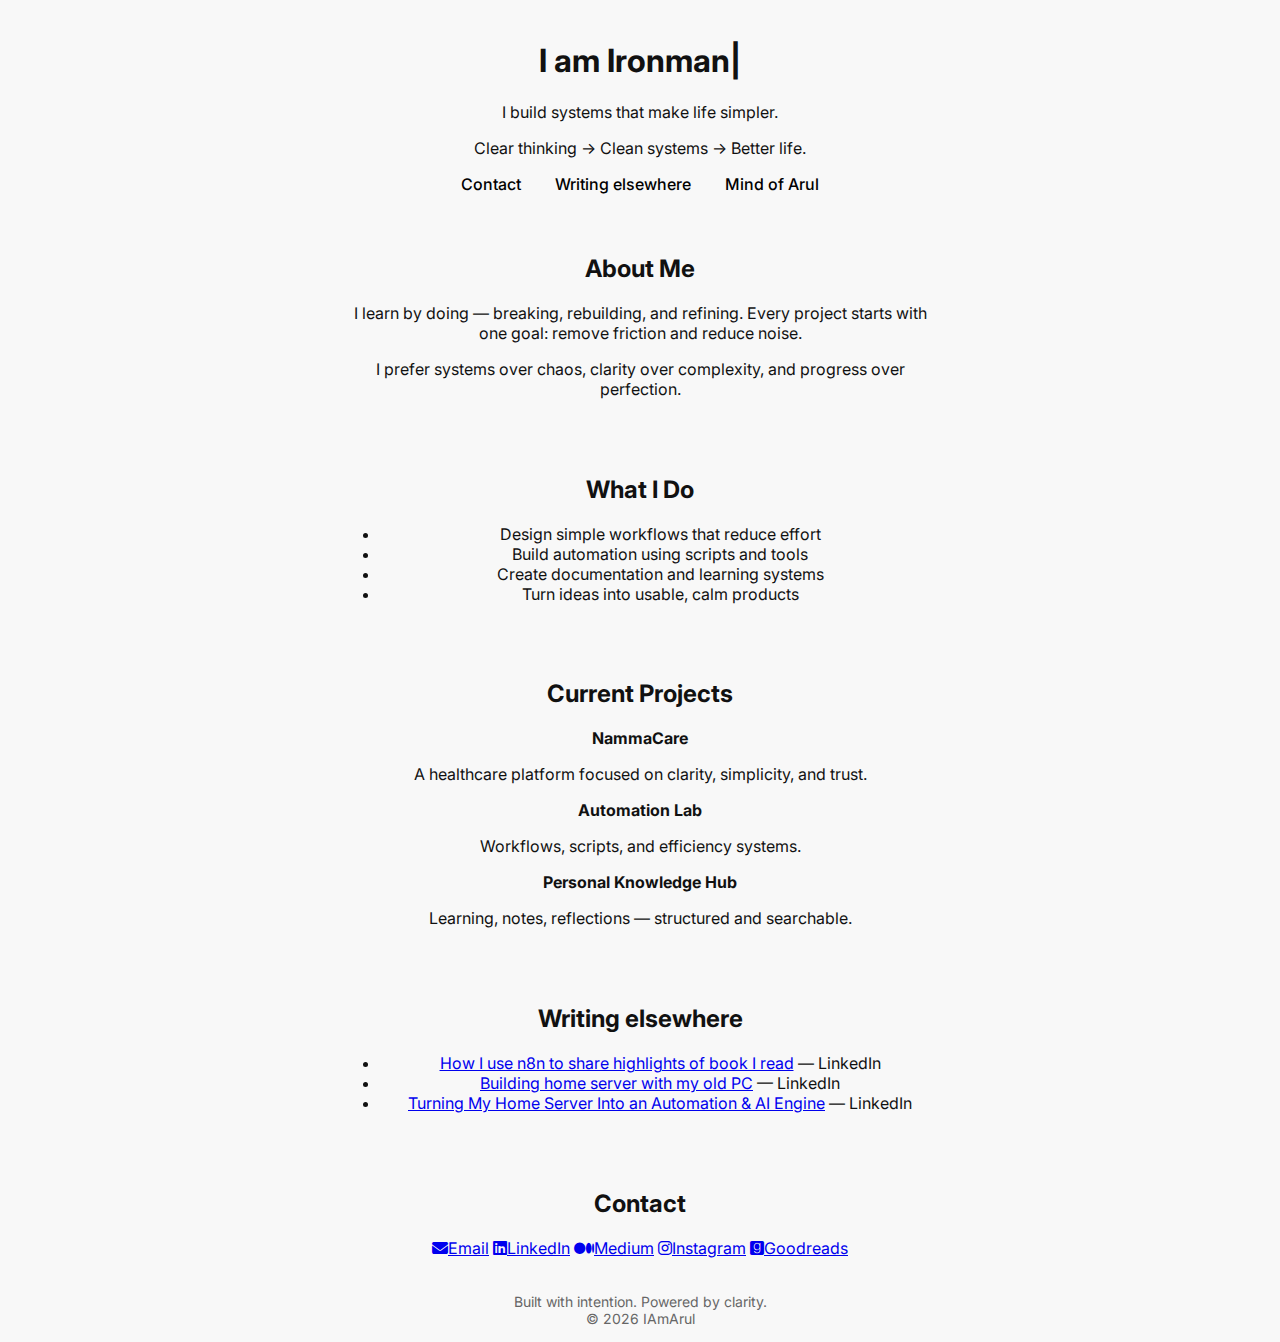
<file: index.html>
<!DOCTYPE html>
<html lang="en">
<head>
  <meta charset="UTF-8" />
  <meta name="viewport" content="width=device-width, initial-scale=1.0" />
  <title>IAmArul</title>

  <!-- Font -->
  <link rel="preconnect" href="https://fonts.googleapis.com">
  <link rel="preconnect" href="https://fonts.gstatic.com" crossorigin>
  <link href="https://fonts.googleapis.com/css2?family=Inter:wght@300;400;500;600;700&display=swap" rel="stylesheet">

  <!-- Icons -->
  <link rel="stylesheet" href="https://cdnjs.cloudflare.com/ajax/libs/font-awesome/6.5.0/css/all.min.css"/>

  <link rel="stylesheet" href="style.css" />
</head>

<body>

<!-- HERO -->
<section class="hero">
  <div class="container">
    <h1>
       <span id="typed-text"></span><span class="cursor">|</span>
    </h1>

    <p>I build systems that make life simpler.</p>
    <p>Clear thinking → Clean systems → Better life.</p>

    <div class="links">
      <a href="#contact">Contact</a>
      <a href="#writing">Writing elsewhere</a>
      <a href="/mind/">Mind of Arul</a>
    </div>
  </div>
</section>

<!-- ABOUT -->
<section class="white fade">
  <div class="container">
    <h2>About Me</h2>
    <p>
      I learn by doing — breaking, rebuilding, and refining.
      Every project starts with one goal: remove friction and reduce noise.
    </p>
    <p>
      I prefer systems over chaos, clarity over complexity,
      and progress over perfection.
    </p>
  </div>
</section>

<!-- WHAT I DO -->
<section class="white fade">
  <div class="container">
    <h2>What I Do</h2>
    <ul>
      <li>Design simple workflows that reduce effort</li>
      <li>Build automation using scripts and tools</li>
      <li>Create documentation and learning systems</li>
      <li>Turn ideas into usable, calm products</li>
    </ul>
  </div>
</section>

<!-- PROJECTS -->
<section class="projects fade">
  <div class="container">
    <h2>Current Projects</h2>

    <div class="card">
      <strong>NammaCare</strong>
      <p>A healthcare platform focused on clarity, simplicity, and trust.</p>
    </div>

    <div class="card">
      <strong>Automation Lab</strong>
      <p>Workflows, scripts, and efficiency systems.</p>
    </div>

    <div class="card">
      <strong>Personal Knowledge Hub</strong>
      <p>Learning, notes, reflections — structured and searchable.</p>
    </div>
  </div>
</section>

<!-- WRITING ELSEWHERE -->
<section id="writing" class="white fade">
  <div class="container">
    <h2>Writing elsewhere</h2>

    <ul class="external-writing">
      <li>
        <a href="www.linkedin.com/pulse/curious-mind-simple-workflow-daily-learning-habit-arul-rajan-5k2vc" target="_blank">How I use n8n to share highlights of book I read</a>
        <span>— LinkedIn</span>
      </li>
      <li>
        <a href="https://www.linkedin.com/pulse/reimagining-2009-pc-birth-home-server-part-1-arul-rajan-qe0sc" target="_blank">Building home server with my old PC</a>
        <span>— LinkedIn</span>
      </li>
      <li>
        <a href="https://www.linkedin.com/pulse/part-2-turning-my-home-server-automation-ai-engine-arul-rajan-i8knc" target="_blank">Turning My Home Server Into an Automation & AI Engine</a>
        <span>— LinkedIn</span>
      </li>
    </ul>
  </div>
</section>

<!-- CONTACT -->
<section id="contact" class="contact fade">
  <div class="container">
    <h2>Contact</h2>

    <div class="contact-links">
      <a href="mailto:arulrajan22@gmail.com"><i class="fa-solid fa-envelope"></i>Email</a>
      <a href="https://linkedin.com/in/arulrajan08" target="_blank"><i class="fa-brands fa-linkedin"></i>LinkedIn</a>
      <a href="https://medium.com/@arul08" target="_blank"><i class="fa-brands fa-medium"></i>Medium</a>
      <a href="https://www.instagram.com/_aruuulllll/" target="_blank"><i class="fa-brands fa-instagram"></i>Instagram</a>
      <a href="https://www.goodreads.com/arul08" target="_blank"><i class="fa-brands fa-goodreads"></i>Goodreads</a>
    </div>
  </div>
</section>

<!-- FOOTER -->
<footer>
  Built with intention. Powered by clarity.<br />
  © 2026 IAmArul
</footer>

<script src="script.js"></script>
</body>
</html>
</file>
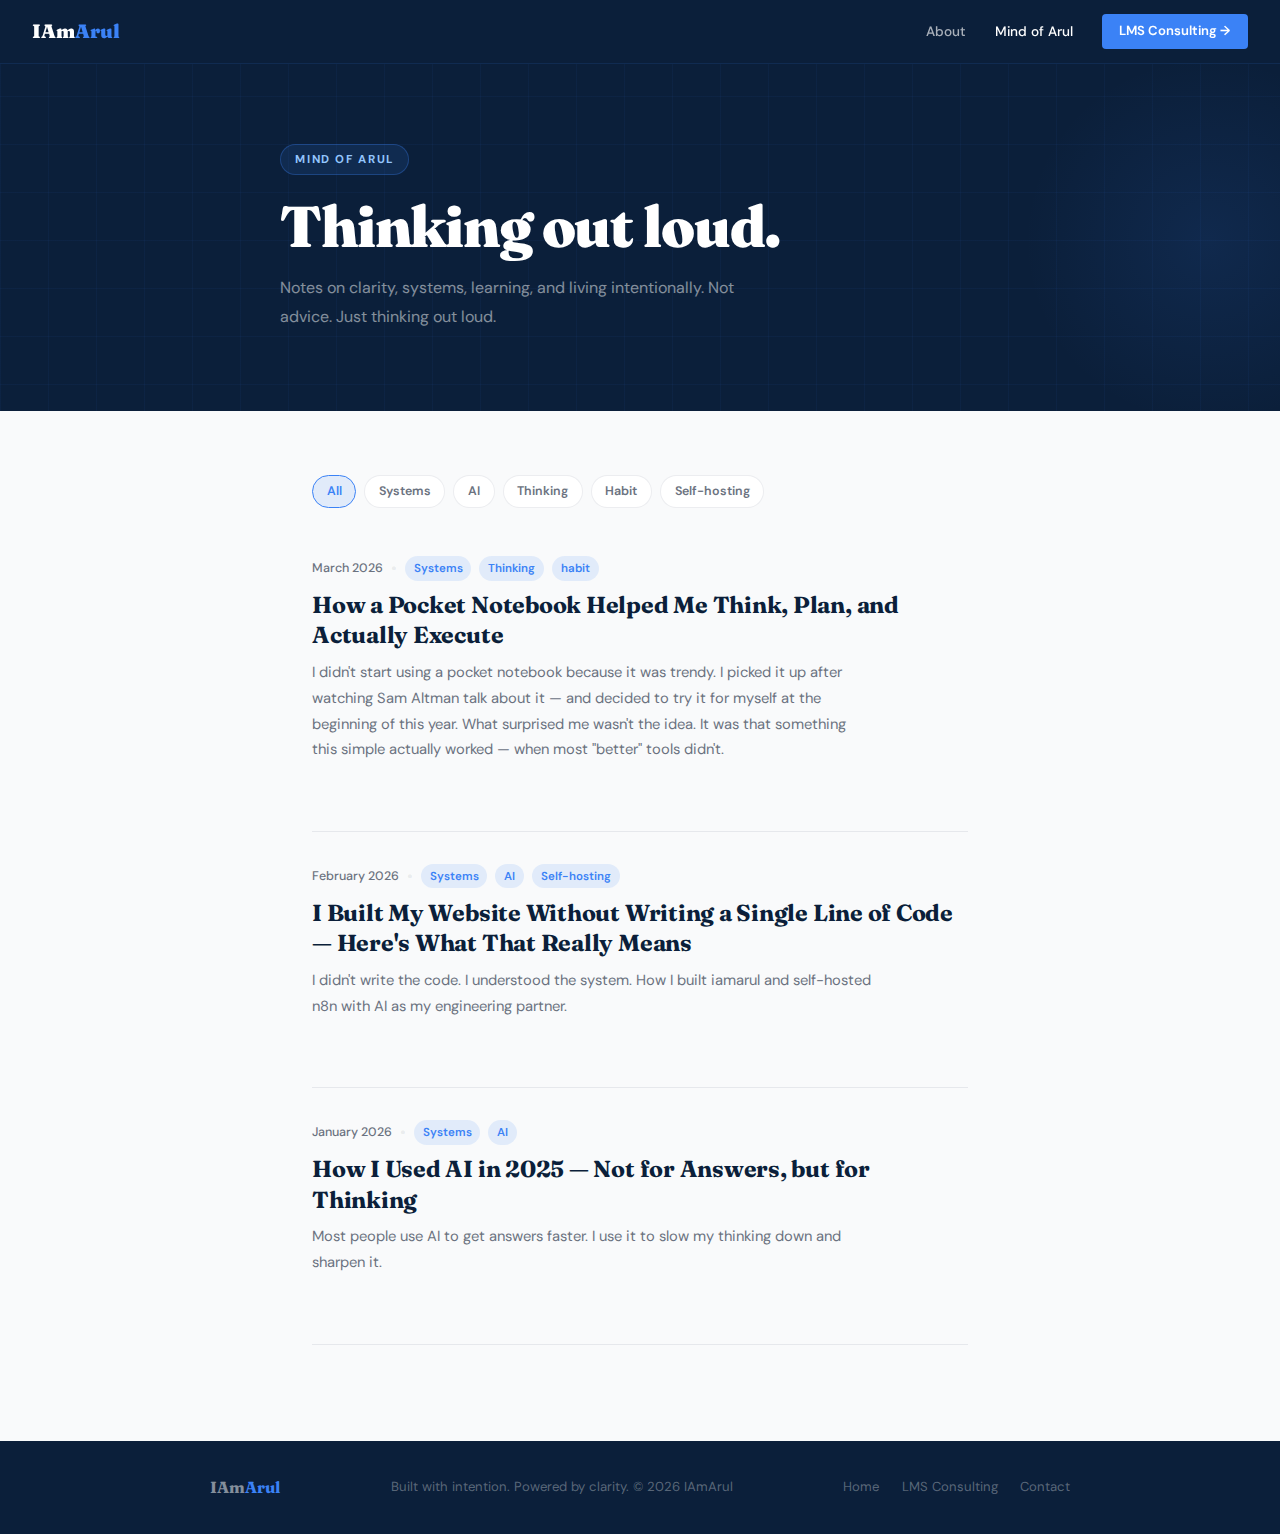
<file: mind/index.html>
<!DOCTYPE html>
<html lang="en">
<head>
  <meta charset="UTF-8" />
  <meta name="viewport" content="width=device-width, initial-scale=1.0" />
  <title>Mind of Arul — Notes on clarity, systems, and living intentionally</title>
  <meta name="description" content="Notes on clarity, systems, learning, and living intentionally. Not advice. Just thinking out loud." />
  <link rel="preconnect" href="https://fonts.googleapis.com">
  <link rel="preconnect" href="https://fonts.gstatic.com" crossorigin>
  <link href="https://fonts.googleapis.com/css2?family=Fraunces:ital,opsz,wght@0,9..144,700;0,9..144,900;1,9..144,300&family=DM+Sans:wght@300;400;500;600&display=swap" rel="stylesheet">
  <link rel="stylesheet" href="https://cdnjs.cloudflare.com/ajax/libs/font-awesome/6.5.0/css/all.min.css"/>
<style>
:root {
  --navy:       #0B1F3A;
  --steel:      #2F4F6F;
  --accent:     #3B82F6;
  --accent-dim: rgba(59,130,246,.12);
  --light:      #F9FAFB;
  --text:       #111827;
  --text-mid:   #374151;
  --text-muted: #6B7280;
  --white:      #ffffff;
  --border:     rgba(11,31,58,.08);
}
*, *::before, *::after { box-sizing: border-box; margin: 0; padding: 0; }
html { scroll-behavior: smooth; }
body { font-family: 'DM Sans', sans-serif; background: var(--light); color: var(--text); line-height: 1.7; overflow-x: hidden; }

/* NAV */
nav {
  position: fixed; top: 0; left: 0; width: 100%; z-index: 100;
  padding: .85rem 2rem;
  display: flex; justify-content: space-between; align-items: center;
  background: rgba(11,31,58,.96); backdrop-filter: blur(12px);
  border-bottom: 1px solid rgba(59,130,246,.12);
  transition: padding .3s;
}
.nav-logo { font-family: 'Fraunces', serif; font-size: 1.2rem; font-weight: 900; color: var(--white); text-decoration: none; }
.nav-logo span { color: var(--accent); }
.nav-links { display: flex; gap: 1.8rem; align-items: center; }
.nav-links a { font-size: .85rem; font-weight: 500; color: rgba(255,255,255,.65); text-decoration: none; transition: color .2s; }
.nav-links a:hover, .nav-links a.active { color: var(--white); }
.nav-cta { background: var(--accent) !important; color: var(--white) !important; padding: .42rem 1.1rem; border-radius: 4px; font-size: .82rem !important; font-weight: 600 !important; }
.nav-cta:hover { background: #2563eb !important; }

/* PAGE HEADER */
.page-header {
  background: var(--navy);
  padding: 9rem 2rem 5rem;
  position: relative; overflow: hidden;
}
.page-header::before {
  content: '';
  position: absolute; inset: 0;
  background-image: linear-gradient(rgba(59,130,246,.05) 1px, transparent 1px), linear-gradient(90deg, rgba(59,130,246,.05) 1px, transparent 1px);
  background-size: 48px 48px; pointer-events: none;
}
.page-header::after {
  content: '';
  position: absolute; top: 10%; right: -10%;
  width: 400px; height: 400px;
  background: radial-gradient(circle, rgba(59,130,246,.1) 0%, transparent 65%);
  pointer-events: none;
}
.page-header-inner { max-width: 720px; margin: 0 auto; position: relative; z-index: 1; animation: fadeUp .8s ease both; }
.page-eyebrow {
  display: inline-block;
  background: rgba(59,130,246,.12); border: 1px solid rgba(59,130,246,.3);
  color: #93c5fd; padding: .3rem .9rem; border-radius: 100px;
  font-size: .72rem; font-weight: 700; letter-spacing: .14em; text-transform: uppercase;
  margin-bottom: 1.2rem;
}
.page-header h1 {
  font-family: 'Fraunces', serif;
  font-size: clamp(2.4rem, 5vw, 3.6rem); font-weight: 900;
  color: var(--white); line-height: 1.1; margin-bottom: 1rem;
  letter-spacing: -.02em;
}
.page-header p { font-size: 1rem; color: rgba(255,255,255,.5); max-width: 460px; line-height: 1.8; }

/* MAIN LAYOUT */
main { max-width: 720px; margin: 0 auto; padding: 4rem 2rem 6rem; }

/* FILTER TAGS */
.filter-bar { display: flex; flex-wrap: wrap; gap: .5rem; margin-bottom: 3rem; }
.filter-tag {
  padding: .3rem .85rem; border-radius: 100px;
  font-size: .78rem; font-weight: 600;
  border: 1.5px solid var(--border);
  color: var(--text-muted); background: var(--white);
  cursor: pointer; transition: all .2s; text-decoration: none;
}
.filter-tag:hover, .filter-tag.active {
  background: var(--accent-dim);
  border-color: var(--accent);
  color: var(--accent);
}

/* ARTICLE LIST */
.article-list { display: flex; flex-direction: column; gap: 0; }

.article-item {
  display: block; text-decoration: none;
  padding: 2rem 0;
  border-bottom: 1px solid var(--border);
  transition: all .2s;
  position: relative;
}
.article-item::before {
  content: '';
  position: absolute; left: -1.5rem; top: 0; bottom: 0;
  width: 2px; background: var(--accent);
  transform: scaleY(0); transform-origin: top;
  transition: transform .25s;
}
.article-item:hover::before { transform: scaleY(1); }
.article-item:first-child { padding-top: 0; }

.article-meta {
  display: flex; align-items: center; gap: .5rem;
  flex-wrap: wrap; margin-bottom: .6rem;
}
.article-date { font-size: .78rem; color: var(--text-muted); font-weight: 500; }
.meta-dot { color: var(--border); font-size: .6rem; }
.article-tag {
  font-size: .72rem; font-weight: 600;
  color: var(--accent);
  background: var(--accent-dim);
  padding: .15rem .55rem; border-radius: 100px;
}

.article-title {
  font-family: 'Fraunces', serif;
  font-size: clamp(1.15rem, 2.5vw, 1.45rem);
  font-weight: 700; color: var(--navy);
  line-height: 1.3; margin-bottom: .6rem;
  letter-spacing: -.01em;
  transition: color .2s;
}
.article-item:hover .article-title { color: var(--accent); }

.article-excerpt {
  font-size: .92rem; color: var(--text-muted);
  line-height: 1.75; max-width: 560px;
}

.article-read-more {
  display: inline-flex; align-items: center; gap: .35rem;
  font-size: .82rem; font-weight: 600; color: var(--accent);
  margin-top: .8rem; opacity: 0; transition: opacity .2s;
}
.article-item:hover .article-read-more { opacity: 1; }

/* EMPTY STATE */
.empty-state {
  text-align: center; padding: 4rem 2rem;
  color: var(--text-muted); font-size: .95rem;
}

/* FOOTER */
footer {
  background: var(--navy); padding: 2rem;
  text-align: center; color: rgba(255,255,255,.32); font-size: .82rem; line-height: 1.8;
}
.footer-inner { display: flex; justify-content: space-between; align-items: center; flex-wrap: wrap; gap: 1rem; max-width: 860px; margin: 0 auto; }
.footer-brand { font-family: 'Fraunces', serif; font-size: 1rem; font-weight: 700; color: rgba(255,255,255,.5); }
.footer-brand span { color: var(--accent); }
.footer-links { display: flex; gap: 1.4rem; }
.footer-links a { color: rgba(255,255,255,.32); text-decoration: none; transition: color .2s; }
.footer-links a:hover { color: #93c5fd; }

@keyframes fadeUp { from { opacity:0; transform:translateY(22px); } to { opacity:1; transform:translateY(0); } }
@media (max-width: 600px) {
  .nav-links .hide-mobile { display: none; }
  .article-item::before { display: none; }
  .footer-links { display: none; }
}
</style>
</head>
<body>

<nav>
  <a href="/" class="nav-logo">IAm<span>Arul</span></a>
  <div class="nav-links">
    <a href="/#about" class="hide-mobile">About</a>
    <a href="/mind/" class="active hide-mobile">Mind of Arul</a>
    <a href="/elearning-consultation.html" class="nav-cta">LMS Consulting →</a>
  </div>
</nav>

<div class="page-header">
  <div class="page-header-inner">
    <div class="page-eyebrow">Mind of Arul</div>
    <h1>Thinking out loud.</h1>
    <p>Notes on clarity, systems, learning, and living intentionally. Not advice. Just thinking out loud.</p>
  </div>
</div>

<main>
  <div class="filter-bar">
    <a href="#" class="filter-tag active" data-filter="all">All</a>
    <a href="#" class="filter-tag" data-filter="Systems">Systems</a>
    <a href="#" class="filter-tag" data-filter="AI">AI</a>
    <a href="#" class="filter-tag" data-filter="Thinking">Thinking</a>
    <a href="#" class="filter-tag" data-filter="habit">Habit</a>
    <a href="#" class="filter-tag" data-filter="Self-hosting">Self-hosting</a>
  </div>

  <div class="article-list" id="article-list">

    <a class="article-item" href="posts/notetaking-habit.html" data-tags="Systems Thinking habit">
      <div class="article-meta">
        <span class="article-date">March 2026</span>
        <span class="meta-dot">●</span>
        <span class="article-tag">Systems</span>
        <span class="article-tag">Thinking</span>
        <span class="article-tag">habit</span>
      </div>
      <div class="article-title">How a Pocket Notebook Helped Me Think, Plan, and Actually Execute</div>
      <div class="article-excerpt">I didn't start using a pocket notebook because it was trendy. I picked it up after watching Sam Altman talk about it — and decided to try it for myself at the beginning of this year. What surprised me wasn't the idea. It was that something this simple actually worked — when most "better" tools didn't.</div>
      <span class="article-read-more">Read article <i class="fa-solid fa-arrow-right"></i></span>
    </a>

    <a class="article-item" href="posts/no-code-website.html" data-tags="Systems AI Self-hosting">
      <div class="article-meta">
        <span class="article-date">February 2026</span>
        <span class="meta-dot">●</span>
        <span class="article-tag">Systems</span>
        <span class="article-tag">AI</span>
        <span class="article-tag">Self-hosting</span>
      </div>
      <div class="article-title">I Built My Website Without Writing a Single Line of Code — Here's What That Really Means</div>
      <div class="article-excerpt">I didn't write the code. I understood the system. How I built iamarul and self-hosted n8n with AI as my engineering partner.</div>
      <span class="article-read-more">Read article <i class="fa-solid fa-arrow-right"></i></span>
    </a>

    <a class="article-item" href="posts/ai-thinking-2025.html" data-tags="Systems AI">
      <div class="article-meta">
        <span class="article-date">January 2026</span>
        <span class="meta-dot">●</span>
        <span class="article-tag">Systems</span>
        <span class="article-tag">AI</span>
      </div>
      <div class="article-title">How I Used AI in 2025 — Not for Answers, but for Thinking</div>
      <div class="article-excerpt">Most people use AI to get answers faster. I use it to slow my thinking down and sharpen it.</div>
      <span class="article-read-more">Read article <i class="fa-solid fa-arrow-right"></i></span>
    </a>

  </div>
</main>

<footer>
  <div class="footer-inner">
    <div class="footer-brand">IAm<span>Arul</span></div>
    <div>Built with intention. Powered by clarity. © 2026 IAmArul</div>
    <div class="footer-links">
      <a href="/">Home</a>
      <a href="/elearning-consultation.html">LMS Consulting</a>
      <a href="/contact.html">Contact</a>
    </div>
  </div>
</footer>

<script>
  /* Nav shrink */
  const nav = document.querySelector('nav');
  window.addEventListener('scroll', () => {
    nav.style.padding = window.scrollY > 60 ? '.6rem 2rem' : '.85rem 2rem';
  }, { passive: true });

  /* Tag filter */
  const filterTags = document.querySelectorAll('.filter-tag');
  const articles = document.querySelectorAll('.article-item');
  filterTags.forEach(tag => {
    tag.addEventListener('click', e => {
      e.preventDefault();
      filterTags.forEach(t => t.classList.remove('active'));
      tag.classList.add('active');
      const filter = tag.dataset.filter;
      articles.forEach(article => {
        const tags = article.dataset.tags || '';
        article.style.display = (filter === 'all' || tags.includes(filter)) ? 'block' : 'none';
      });
    });
  });
</script>
</body>
</html>
</file>
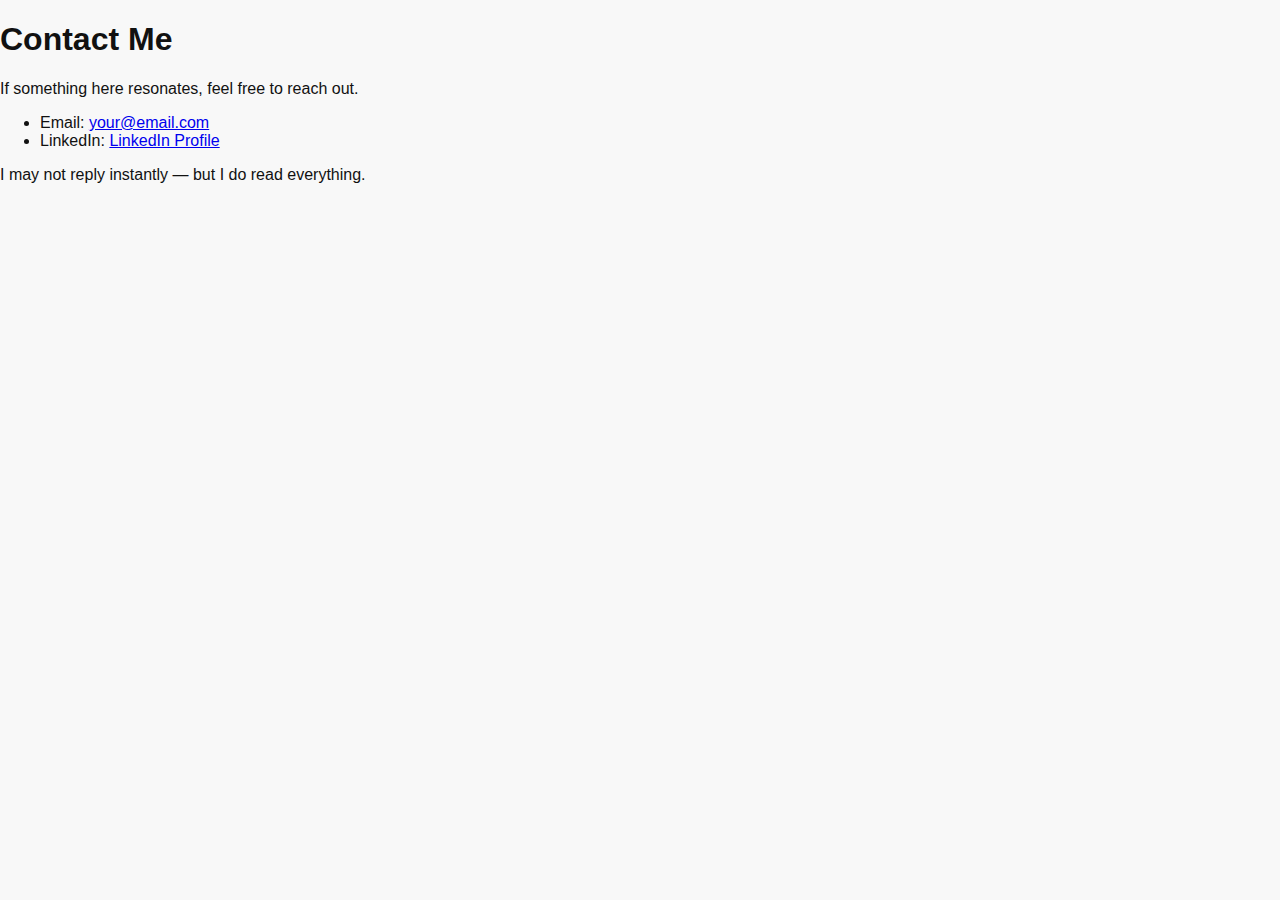
<file: contact.html>
<!DOCTYPE html>
<html lang="en">
<head>
  <meta charset="UTF-8" />
  <meta name="viewport" content="width=device-width, initial-scale=1.0" />
  <title>Contact</title>
  <link rel="stylesheet" href="style.css" />
</head>
<body>

<section class="content">
  <h1>Contact Me</h1>

  <p>
    If something here resonates, feel free to reach out.
  </p>

  <ul>
    <li>Email: <a href="mailto:your@email.com">your@email.com</a></li>
    <li>LinkedIn: <a href="https://linkedin.com/in/yourprofile" target="_blank">LinkedIn Profile</a></li>
  </ul>

  <p>
    I may not reply instantly — but I do read everything.
  </p>
</section>

</body>
</html>
</file>
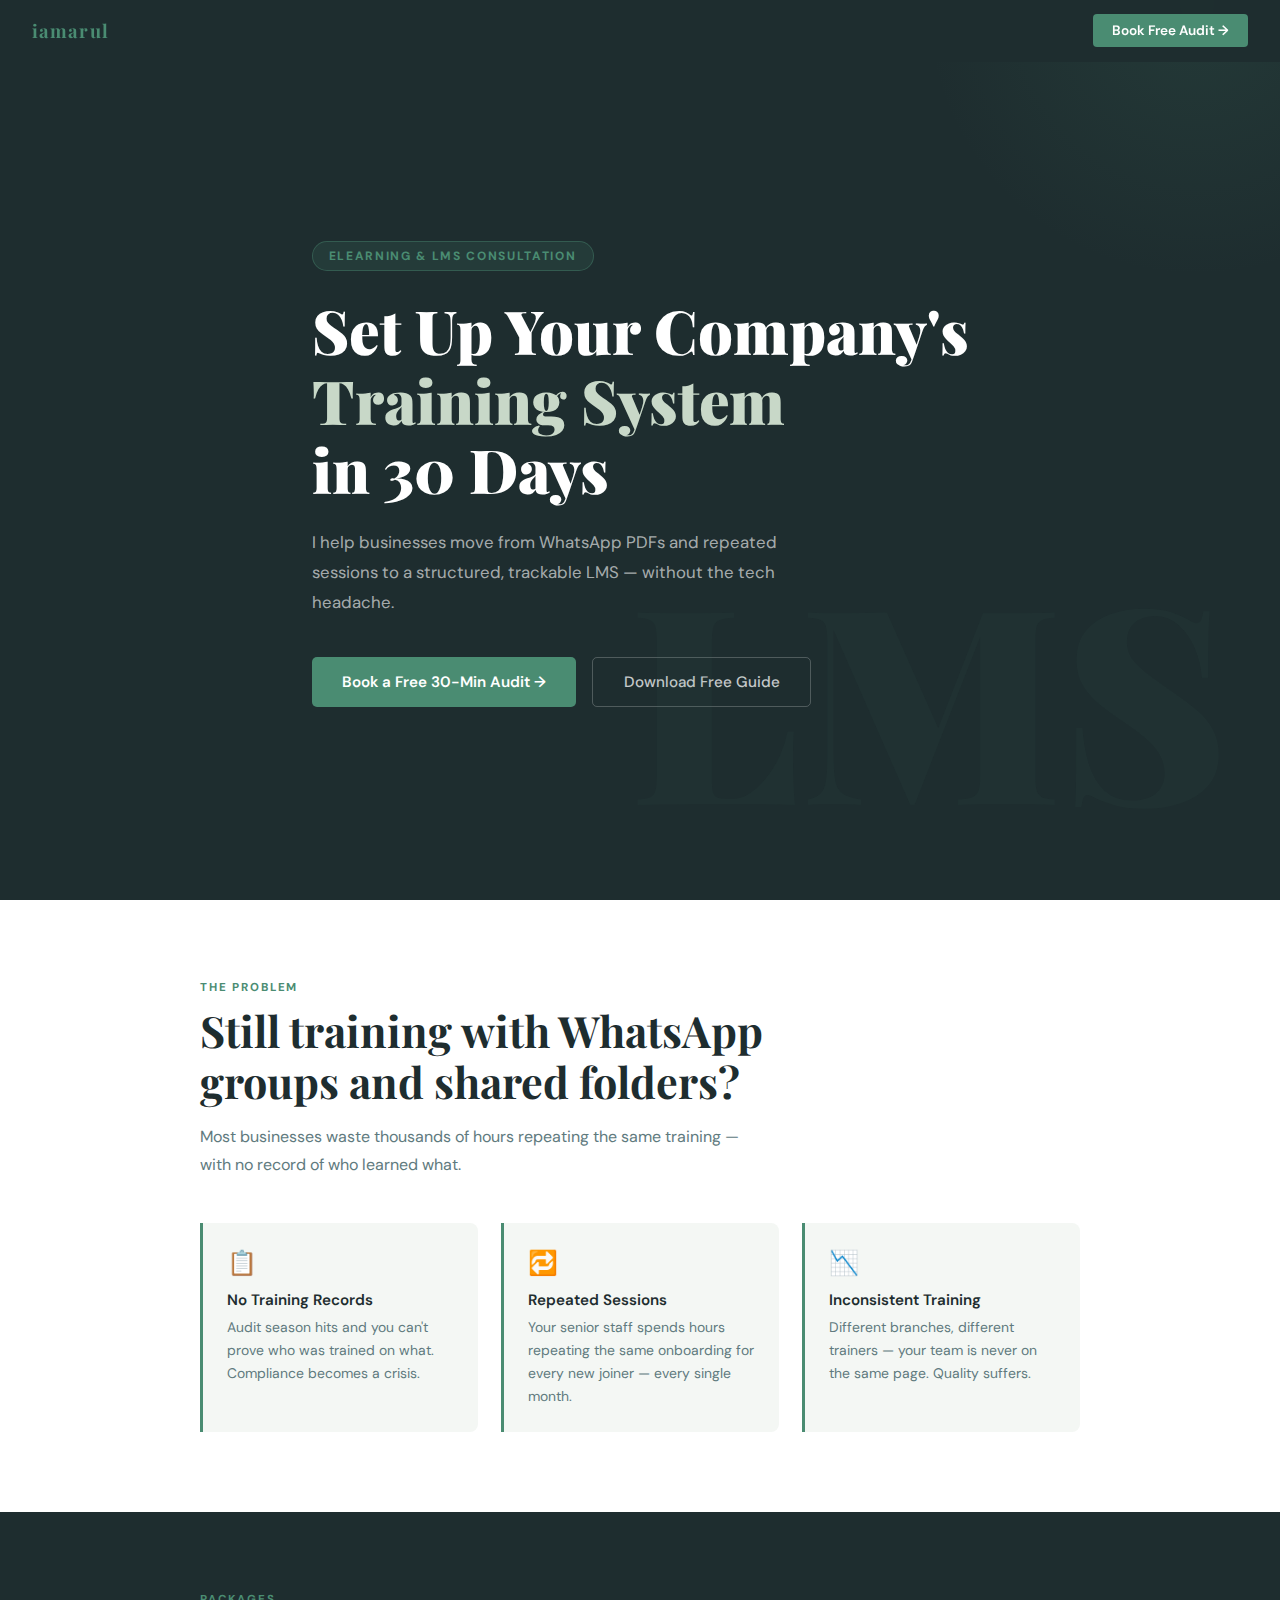
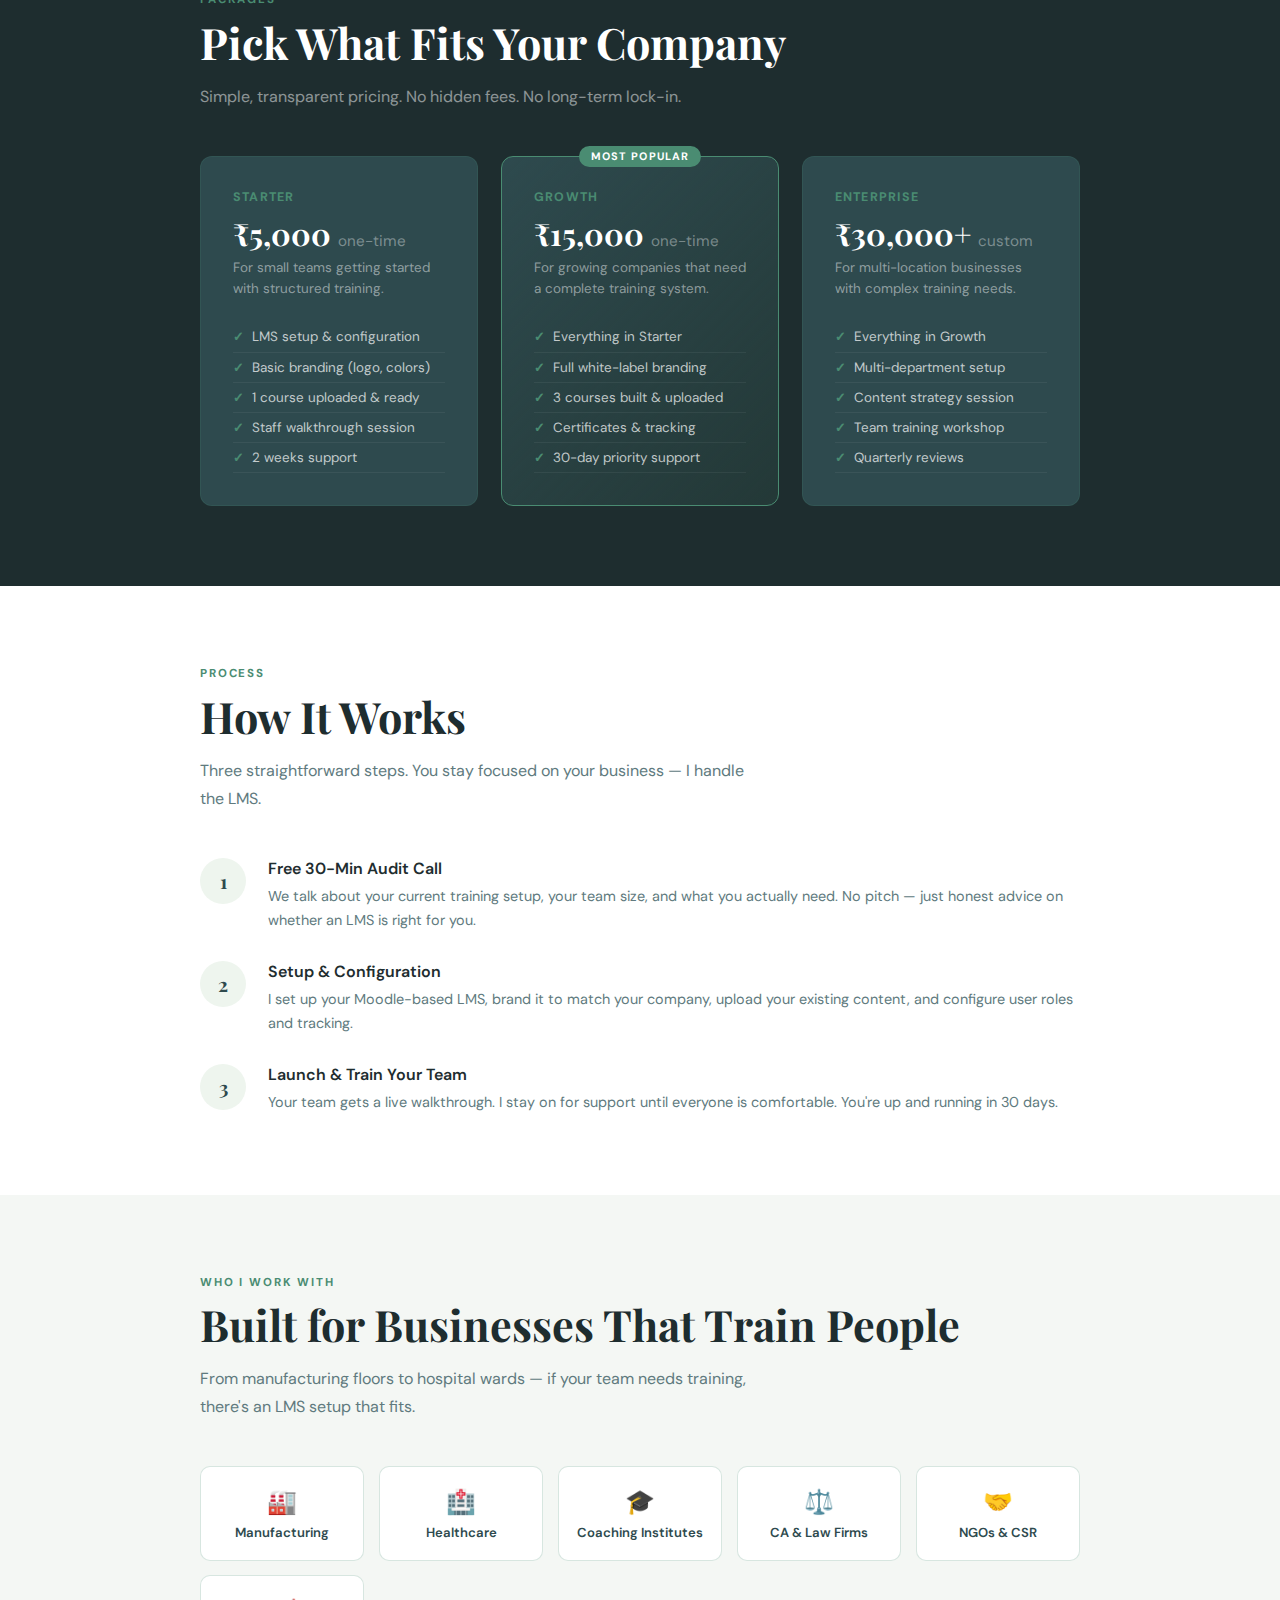
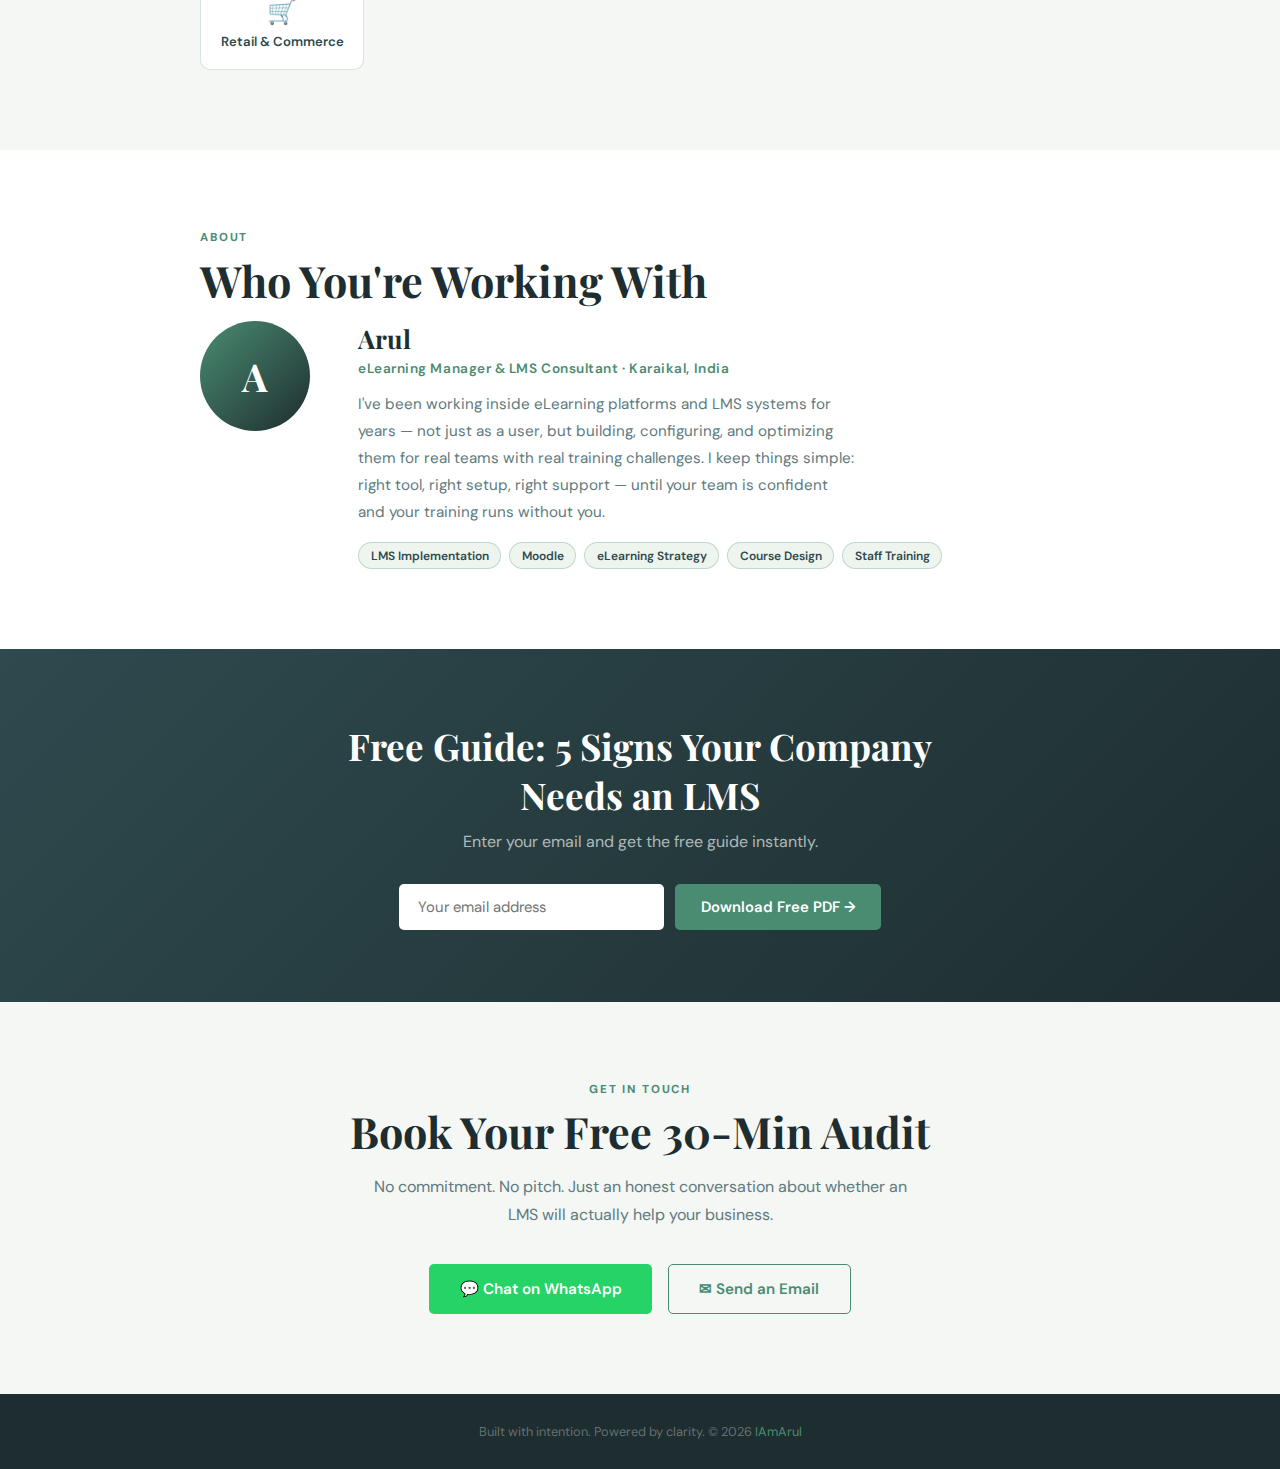
<file: elearning-consultation.html>
<!DOCTYPE html>
<html lang="en">
<head>
<meta charset="UTF-8">
<meta name="viewport" content="width=device-width, initial-scale=1.0">
<title>eLearning & LMS Consultation | Arul</title>
<meta name="description" content="LMS setup and eLearning consultation for businesses. Structured, trackable employee training — without the tech headache.">
<link href="https://fonts.googleapis.com/css2?family=Playfair+Display:wght@400;700;900&family=DM+Sans:wght@300;400;500;600&display=swap" rel="stylesheet">
<style>
  :root {
    --slate:        #1e2d2f;
    --slate-mid:    #2e4a4e;
    --forest:       #4a8c72;
    --forest-light: #c8d8c8;
    --forest-pale:  #eef5ee;
    --off-white:    #f4f7f4;
    --white:        #ffffff;
    --text:         #1e2d2f;
    --text-mid:     #3a5a5e;
    --text-muted:   #607a7e;
  }
  * { margin:0; padding:0; box-sizing:border-box; }
  html { scroll-behavior:smooth; }
  body { font-family:'DM Sans',sans-serif; color:var(--text); background:var(--white); overflow-x:hidden; }

  /* ── NAV ── */
  nav {
    position:fixed; top:0; width:100%; z-index:100;
    padding:.9rem 2rem;
    display:flex; justify-content:space-between; align-items:center;
    background:rgba(30,45,47,.97);
    backdrop-filter:blur(10px);
  }
  .nav-logo { font-family:'Playfair Display',serif; color:var(--forest); font-size:1.15rem; font-weight:700; letter-spacing:.06em; }
  .nav-cta {
    background:var(--forest); color:var(--white);
    padding:.5rem 1.2rem; border-radius:4px;
    text-decoration:none; font-size:.85rem; font-weight:600;
    transition:background .2s;
  }
  .nav-cta:hover { background:#3a7060; }

  /* ── HERO ── */
  .hero {
    min-height:100vh; background:var(--slate);
    display:flex; align-items:center;
    padding:8rem 2rem 5rem;
    position:relative; overflow:hidden;
  }
  .hero::before {
    content:''; position:absolute; top:-30%; right:-15%;
    width:550px; height:550px;
    background:radial-gradient(circle,rgba(74,140,114,.13) 0%,transparent 70%);
    pointer-events:none;
  }
  .hero::after {
    content:'LMS';
    position:absolute; right:4%; bottom:8%;
    font-family:'Playfair Display',serif; font-size:17rem; font-weight:900;
    color:rgba(74,140,114,.05); pointer-events:none; line-height:1;
  }
  .hero-inner { max-width:720px; margin:0 auto; animation:fadeUp .8s ease both; }
  .hero-badge {
    display:inline-block;
    background:rgba(74,140,114,.15); border:1px solid rgba(74,140,114,.4);
    color:var(--forest); padding:.35rem 1rem; border-radius:100px;
    font-size:.75rem; font-weight:700; letter-spacing:.14em; text-transform:uppercase;
    margin-bottom:1.5rem;
  }
  .hero h1 {
    font-family:'Playfair Display',serif;
    font-size:clamp(2.4rem,5vw,3.8rem); font-weight:900;
    color:var(--white); line-height:1.15; margin-bottom:1.4rem;
  }
  .hero h1 span { color:var(--forest-light); }
  .hero p { font-size:1.05rem; color:rgba(255,255,255,.62); line-height:1.8; max-width:520px; margin-bottom:2.5rem; }
  .hero-btns { display:flex; gap:1rem; flex-wrap:wrap; }
  .btn-primary {
    background:var(--forest); color:var(--white);
    padding:.85rem 1.9rem; border-radius:5px;
    text-decoration:none; font-weight:600; font-size:.95rem;
    transition:all .2s; display:inline-flex; align-items:center; gap:.45rem;
  }
  .btn-primary:hover { background:#3a7060; transform:translateY(-2px); }
  .btn-ghost {
    border:1.5px solid rgba(255,255,255,.22); color:rgba(255,255,255,.75);
    padding:.85rem 1.9rem; border-radius:5px;
    text-decoration:none; font-weight:500; font-size:.95rem; transition:all .2s;
  }
  .btn-ghost:hover { border-color:var(--forest); color:var(--forest-light); }

  /* ── SECTIONS ── */
  .section { padding:5rem 2rem; }
  .container { max-width:880px; margin:0 auto; }
  .section-label {
    font-size:.72rem; font-weight:700; letter-spacing:.16em; text-transform:uppercase;
    color:var(--forest); margin-bottom:.6rem;
  }
  .section-title {
    font-family:'Playfair Display',serif;
    font-size:clamp(1.75rem,3.5vw,2.7rem); font-weight:700; line-height:1.2;
    margin-bottom:.9rem; color:var(--slate);
  }
  .section-sub { font-size:1rem; color:var(--text-muted); line-height:1.75; max-width:560px; margin-bottom:2.8rem; }

  /* ── PROBLEM ── */
  .pain-grid { display:grid; grid-template-columns:repeat(auto-fit,minmax(250px,1fr)); gap:1.4rem; }
  .pain-card {
    background:var(--off-white);
    border-left:3px solid var(--forest);
    padding:1.5rem; border-radius:0 8px 8px 0;
  }
  .pain-icon { font-size:1.5rem; margin-bottom:.7rem; }
  .pain-card h3 { font-size:.95rem; font-weight:600; margin-bottom:.4rem; color:var(--slate); }
  .pain-card p { font-size:.87rem; color:var(--text-muted); line-height:1.65; }

  /* ── PACKAGES ── */
  .packages-section { background:var(--slate); }
  .packages-section .section-title { color:var(--white); }
  .packages-section .section-sub { color:rgba(255,255,255,.5); }
  .packages-grid { display:grid; grid-template-columns:repeat(auto-fit,minmax(230px,1fr)); gap:1.4rem; }
  .pkg {
    background:var(--slate-mid); border:1px solid rgba(74,140,114,.18);
    border-radius:12px; padding:2rem;
    transition:transform .2s,border-color .2s; position:relative;
  }
  .pkg:hover { transform:translateY(-4px); border-color:var(--forest); }
  .pkg.featured { border-color:var(--forest); background:linear-gradient(135deg,var(--slate-mid),rgba(74,140,114,.12)); }
  .pkg-badge {
    position:absolute; top:-11px; left:50%; transform:translateX(-50%);
    background:var(--forest); color:var(--white);
    font-size:.68rem; font-weight:700; letter-spacing:.1em; text-transform:uppercase;
    padding:.22rem .75rem; border-radius:100px;
  }
  .pkg-name { font-size:.78rem; font-weight:700; letter-spacing:.1em; text-transform:uppercase; color:var(--forest); margin-bottom:.5rem; }
  .pkg-price { font-family:'Playfair Display',serif; font-size:1.9rem; font-weight:700; color:var(--white); }
  .pkg-price span { font-size:.95rem; font-family:'DM Sans',sans-serif; color:rgba(255,255,255,.38); font-weight:400; }
  .pkg-desc { font-size:.84rem; color:rgba(255,255,255,.48); margin:.3rem 0 1.4rem; line-height:1.55; }
  .pkg-features { list-style:none; }
  .pkg-features li {
    font-size:.84rem; color:rgba(255,255,255,.72);
    padding:.38rem 0; border-bottom:1px solid rgba(255,255,255,.06);
    display:flex; align-items:flex-start; gap:.5rem;
  }
  .pkg-features li::before { content:'✓'; color:var(--forest); font-weight:700; flex-shrink:0; }

  /* ── HOW IT WORKS ── */
  .steps { display:flex; flex-direction:column; gap:1.8rem; margin-top:2.8rem; }
  .step { display:flex; gap:1.4rem; align-items:flex-start; }
  .step-num {
    width:46px; height:46px; flex-shrink:0; background:var(--forest-pale);
    border-radius:50%; display:flex; align-items:center; justify-content:center;
    font-family:'Playfair Display',serif; font-size:1.2rem; font-weight:700; color:var(--slate-mid);
  }
  .step h3 { font-size:1rem; font-weight:600; margin-bottom:.32rem; color:var(--slate); }
  .step p { font-size:.9rem; color:var(--text-muted); line-height:1.68; }

  /* ── SECTORS ── */
  .sectors-bg { background:var(--off-white); }
  .sectors-grid { display:grid; grid-template-columns:repeat(auto-fit,minmax(150px,1fr)); gap:.9rem; }
  .sector {
    background:var(--white); border:1.5px solid rgba(74,140,114,.22);
    border-radius:10px; padding:1.2rem 1rem; text-align:center; transition:all .2s;
  }
  .sector:hover { background:var(--forest); border-color:var(--forest); }
  .sector:hover .sector-name { color:var(--white); }
  .sector-icon { font-size:1.5rem; display:block; margin-bottom:.4rem; }
  .sector-name { font-size:.82rem; font-weight:600; color:var(--slate-mid); }

  /* ── ABOUT ── */
  .about-inner { display:flex; gap:3rem; align-items:flex-start; flex-wrap:wrap; }
  .about-avatar {
    width:110px; height:110px; border-radius:50%; flex-shrink:0;
    background:linear-gradient(135deg,var(--forest),var(--slate));
    display:flex; align-items:center; justify-content:center;
    font-family:'Playfair Display',serif; font-size:2.4rem; color:var(--white); font-weight:700;
  }
  .about-text h3 { font-family:'Playfair Display',serif; font-size:1.6rem; color:var(--slate); margin-bottom:.3rem; }
  .about-role { font-size:.85rem; color:var(--forest); font-weight:600; letter-spacing:.04em; margin-bottom:.9rem; }
  .about-text p { font-size:.95rem; color:var(--text-muted); line-height:1.78; max-width:500px; }
  .cred-tags { display:flex; gap:.5rem; flex-wrap:wrap; margin-top:1rem; }
  .cred-tag {
    background:var(--forest-pale); border:1px solid rgba(74,140,114,.28);
    color:var(--slate-mid); font-size:.75rem; font-weight:600;
    padding:.28rem .72rem; border-radius:100px;
  }

  /* ── PDF CTA ── */
  .pdf-section {
    background:linear-gradient(135deg,var(--slate-mid),var(--slate));
    padding:4.5rem 2rem; text-align:center;
  }
  .pdf-section h2 { font-family:'Playfair Display',serif; font-size:clamp(1.6rem,3vw,2.3rem); color:var(--white); margin-bottom:.7rem; }
  .pdf-section p { color:rgba(255,255,255,.65); margin-bottom:2rem; font-size:1rem; }
  .pdf-form { display:flex; gap:.7rem; justify-content:center; flex-wrap:wrap; }
  .pdf-form input {
    padding:.82rem 1.2rem; border-radius:5px; border:none;
    font-size:.93rem; width:265px; font-family:'DM Sans',sans-serif; outline:none;
    color:var(--slate);
  }
  .pdf-form button {
    background:var(--forest); color:var(--white);
    padding:.82rem 1.6rem; border:none; border-radius:5px;
    font-size:.93rem; font-weight:600; cursor:pointer;
    font-family:'DM Sans',sans-serif; transition:background .2s;
  }
  .pdf-form button:hover { background:#3a7060; }

  /* ── CONTACT ── */
  .contact-section { padding:5rem 2rem; text-align:center; background:var(--off-white); }
  .contact-btns { display:flex; gap:1rem; justify-content:center; flex-wrap:wrap; margin-top:2.2rem; }
  .wa-btn {
    background:#25D366; color:var(--white);
    padding:.88rem 1.9rem; border-radius:5px;
    text-decoration:none; font-weight:600; font-size:.95rem;
    display:inline-flex; align-items:center; gap:.45rem; transition:all .2s;
  }
  .wa-btn:hover { background:#1da851; transform:translateY(-2px); }
  .email-btn {
    border:1.5px solid var(--forest); color:var(--forest);
    padding:.88rem 1.9rem; border-radius:5px;
    text-decoration:none; font-weight:600; font-size:.95rem; transition:all .2s;
  }
  .email-btn:hover { background:var(--forest); color:var(--white); }

  /* ── FOOTER ── */
  footer {
    background:var(--slate); padding:1.8rem 2rem;
    text-align:center; color:rgba(255,255,255,.32); font-size:.8rem;
  }
  footer a { color:var(--forest); text-decoration:none; }

  @keyframes fadeUp { from{opacity:0;transform:translateY(22px)} to{opacity:1;transform:translateY(0)} }
  @media(max-width:600px){ .hero::after{display:none} .about-inner{flex-direction:column} }
</style>
</head>
<body>

<!-- NAV -->
<nav>
  <div class="nav-logo">iamarul</div>
  <a href="#contact" class="nav-cta">Book Free Audit →</a>
</nav>

<!-- HERO -->
<section class="hero">
  <div class="hero-inner">
    <div class="hero-badge">eLearning & LMS Consultation</div>
    <h1>Set Up Your Company's<br><span>Training System</span><br>in 30 Days</h1>
    <p>I help businesses move from WhatsApp PDFs and repeated sessions to a structured, trackable LMS — without the tech headache.</p>
    <div class="hero-btns">
      <a href="#contact" class="btn-primary">Book a Free 30-Min Audit →</a>
      <a href="#pdf" class="btn-ghost">Download Free Guide</a>
    </div>
  </div>
</section>

<!-- PROBLEM -->
<section class="section">
  <div class="container">
    <div class="section-label">The Problem</div>
    <h2 class="section-title">Still training with WhatsApp<br>groups and shared folders?</h2>
    <p class="section-sub">Most businesses waste thousands of hours repeating the same training — with no record of who learned what.</p>
    <div class="pain-grid">
      <div class="pain-card">
        <div class="pain-icon">📋</div>
        <h3>No Training Records</h3>
        <p>Audit season hits and you can't prove who was trained on what. Compliance becomes a crisis.</p>
      </div>
      <div class="pain-card">
        <div class="pain-icon">🔁</div>
        <h3>Repeated Sessions</h3>
        <p>Your senior staff spends hours repeating the same onboarding for every new joiner — every single month.</p>
      </div>
      <div class="pain-card">
        <div class="pain-icon">📉</div>
        <h3>Inconsistent Training</h3>
        <p>Different branches, different trainers — your team is never on the same page. Quality suffers.</p>
      </div>
    </div>
  </div>
</section>

<!-- PACKAGES -->
<section class="section packages-section">
  <div class="container">
    <div class="section-label">Packages</div>
    <h2 class="section-title">Pick What Fits Your Company</h2>
    <p class="section-sub">Simple, transparent pricing. No hidden fees. No long-term lock-in.</p>
    <div class="packages-grid">
      <div class="pkg">
        <div class="pkg-name">Starter</div>
        <div class="pkg-price">₹5,000 <span>one-time</span></div>
        <div class="pkg-desc">For small teams getting started with structured training.</div>
        <ul class="pkg-features">
          <li>LMS setup & configuration</li>
          <li>Basic branding (logo, colors)</li>
          <li>1 course uploaded & ready</li>
          <li>Staff walkthrough session</li>
          <li>2 weeks support</li>
        </ul>
      </div>
      <div class="pkg featured">
        <div class="pkg-badge">Most Popular</div>
        <div class="pkg-name">Growth</div>
        <div class="pkg-price">₹15,000 <span>one-time</span></div>
        <div class="pkg-desc">For growing companies that need a complete training system.</div>
        <ul class="pkg-features">
          <li>Everything in Starter</li>
          <li>Full white-label branding</li>
          <li>3 courses built & uploaded</li>
          <li>Certificates & tracking</li>
          <li>30-day priority support</li>
        </ul>
      </div>
      <div class="pkg">
        <div class="pkg-name">Enterprise</div>
        <div class="pkg-price">₹30,000+ <span>custom</span></div>
        <div class="pkg-desc">For multi-location businesses with complex training needs.</div>
        <ul class="pkg-features">
          <li>Everything in Growth</li>
          <li>Multi-department setup</li>
          <li>Content strategy session</li>
          <li>Team training workshop</li>
          <li>Quarterly reviews</li>
        </ul>
      </div>
    </div>
  </div>
</section>

<!-- HOW IT WORKS -->
<section class="section">
  <div class="container">
    <div class="section-label">Process</div>
    <h2 class="section-title">How It Works</h2>
    <p class="section-sub">Three straightforward steps. You stay focused on your business — I handle the LMS.</p>
    <div class="steps">
      <div class="step">
        <div class="step-num">1</div>
        <div>
          <h3>Free 30-Min Audit Call</h3>
          <p>We talk about your current training setup, your team size, and what you actually need. No pitch — just honest advice on whether an LMS is right for you.</p>
        </div>
      </div>
      <div class="step">
        <div class="step-num">2</div>
        <div>
          <h3>Setup & Configuration</h3>
          <p>I set up your Moodle-based LMS, brand it to match your company, upload your existing content, and configure user roles and tracking.</p>
        </div>
      </div>
      <div class="step">
        <div class="step-num">3</div>
        <div>
          <h3>Launch & Train Your Team</h3>
          <p>Your team gets a live walkthrough. I stay on for support until everyone is comfortable. You're up and running in 30 days.</p>
        </div>
      </div>
    </div>
  </div>
</section>

<!-- SECTORS -->
<section class="section sectors-bg">
  <div class="container">
    <div class="section-label">Who I Work With</div>
    <h2 class="section-title">Built for Businesses That Train People</h2>
    <p class="section-sub">From manufacturing floors to hospital wards — if your team needs training, there's an LMS setup that fits.</p>
    <div class="sectors-grid">
      <div class="sector"><span class="sector-icon">🏭</span><div class="sector-name">Manufacturing</div></div>
      <div class="sector"><span class="sector-icon">🏥</span><div class="sector-name">Healthcare</div></div>
      <div class="sector"><span class="sector-icon">🎓</span><div class="sector-name">Coaching Institutes</div></div>
      <div class="sector"><span class="sector-icon">⚖️</span><div class="sector-name">CA & Law Firms</div></div>
      <div class="sector"><span class="sector-icon">🤝</span><div class="sector-name">NGOs & CSR</div></div>
      <div class="sector"><span class="sector-icon">🛒</span><div class="sector-name">Retail & Commerce</div></div>
    </div>
  </div>
</section>

<!-- ABOUT -->
<section class="section">
  <div class="container">
    <div class="section-label">About</div>
    <h2 class="section-title">Who You're Working With</h2>
    <div class="about-inner">
      <div class="about-avatar">A</div>
      <div class="about-text">
        <h3>Arul</h3>
        <div class="about-role">eLearning Manager & LMS Consultant · Karaikal, India</div>
        <p>I've been working inside eLearning platforms and LMS systems for years — not just as a user, but building, configuring, and optimizing them for real teams with real training challenges. I keep things simple: right tool, right setup, right support — until your team is confident and your training runs without you.</p>
        <div class="cred-tags">
          <span class="cred-tag">LMS Implementation</span>
          <span class="cred-tag">Moodle</span>
          <span class="cred-tag">eLearning Strategy</span>
          <span class="cred-tag">Course Design</span>
          <span class="cred-tag">Staff Training</span>
        </div>
      </div>
    </div>
  </div>
</section>

<!-- PDF DOWNLOAD -->
<section class="pdf-section" id="pdf">
  <h2>Free Guide: 5 Signs Your Company<br>Needs an LMS</h2>
  <p>Enter your email and get the free guide instantly.</p>
  <div class="pdf-form">
    <input type="email" placeholder="Your email address">
    <button type="button">Download Free PDF →</button>
  </div>
</section>

<!-- CONTACT -->
<section class="contact-section" id="contact">
  <div class="container">
    <div class="section-label">Get In Touch</div>
    <h2 class="section-title">Book Your Free 30-Min Audit</h2>
    <p class="section-sub" style="margin:0 auto;text-align:center;">No commitment. No pitch. Just an honest conversation about whether an LMS will actually help your business.</p>
    <div class="contact-btns">
      <a href="https://wa.me/918825802996" class="wa-btn">💬 Chat on WhatsApp</a>
      <a href="mailto:arulrajan22@gmail.com" class="email-btn">✉ Send an Email</a>
    </div>
  </div>
</section>

<!-- FOOTER -->
<footer>
  <p>Built with intention. Powered by clarity. © 2026 <a href="https://iamarul.co.in">IAmArul</a></p>
</footer>

</body>
</html>
</file>
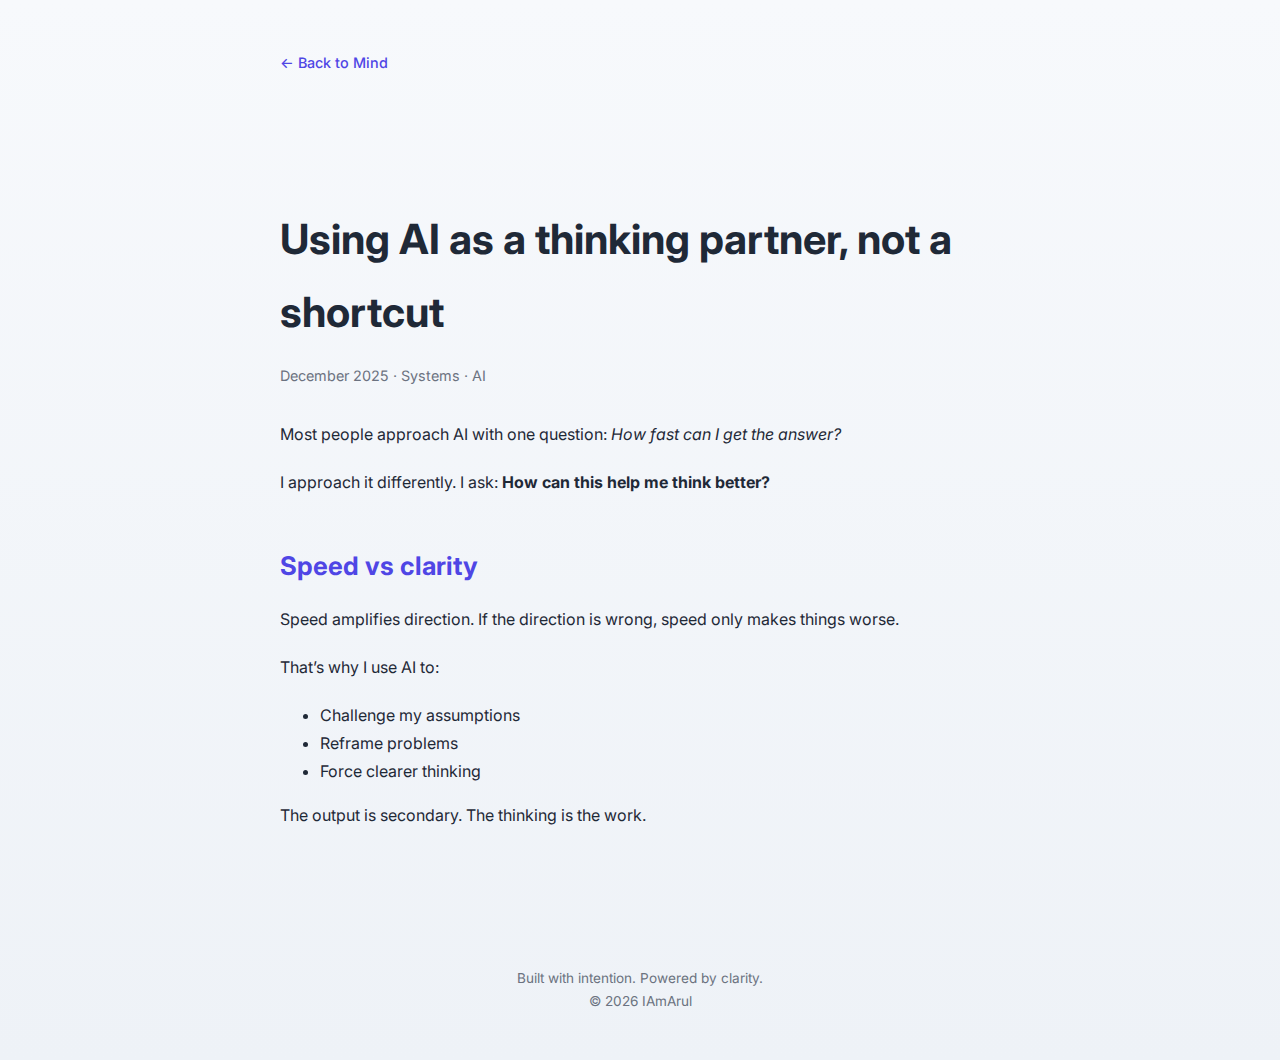
<file: mind/post.html>
<!DOCTYPE html>
<html lang="en">
<head>
  <meta charset="UTF-8" />
  <meta name="viewport" content="width=device-width, initial-scale=1.0" />
  <title>Post Title — Mind of Arul</title>

  <!-- Font -->
  <link rel="preconnect" href="https://fonts.googleapis.com">
  <link rel="preconnect" href="https://fonts.gstatic.com" crossorigin>
  <link href="https://fonts.googleapis.com/css2?family=Inter:wght@300;400;500;600;700&display=swap" rel="stylesheet">

  <link rel="stylesheet" href="mind.css" />
</head>

<body>

<header class="mind-header">
  <a href="/mind/" class="back">← Back to Mind</a>
</header>

<main class="post-container">

  <article class="post">
    <h1>Using AI as a thinking partner, not a shortcut</h1>

    <p class="meta">
      December 2025 · Systems · AI
    </p>

    <p>
      Most people approach AI with one question:
      <em>How fast can I get the answer?</em>
    </p>

    <p>
      I approach it differently.
      I ask: <strong>How can this help me think better?</strong>
    </p>

    <h2>Speed vs clarity</h2>

    <p>
      Speed amplifies direction.
      If the direction is wrong, speed only makes things worse.
    </p>

    <p>
      That’s why I use AI to:
    </p>

    <ul>
      <li>Challenge my assumptions</li>
      <li>Reframe problems</li>
      <li>Force clearer thinking</li>
    </ul>

    <p>
      The output is secondary.
      The thinking is the work.
    </p>

  </article>

</main>

<footer class="mind-footer">
  <p>
    Built with intention. Powered by clarity.<br />
    © 2026 IAmArul
  </p>
</footer>

</body>
</html>
</file>
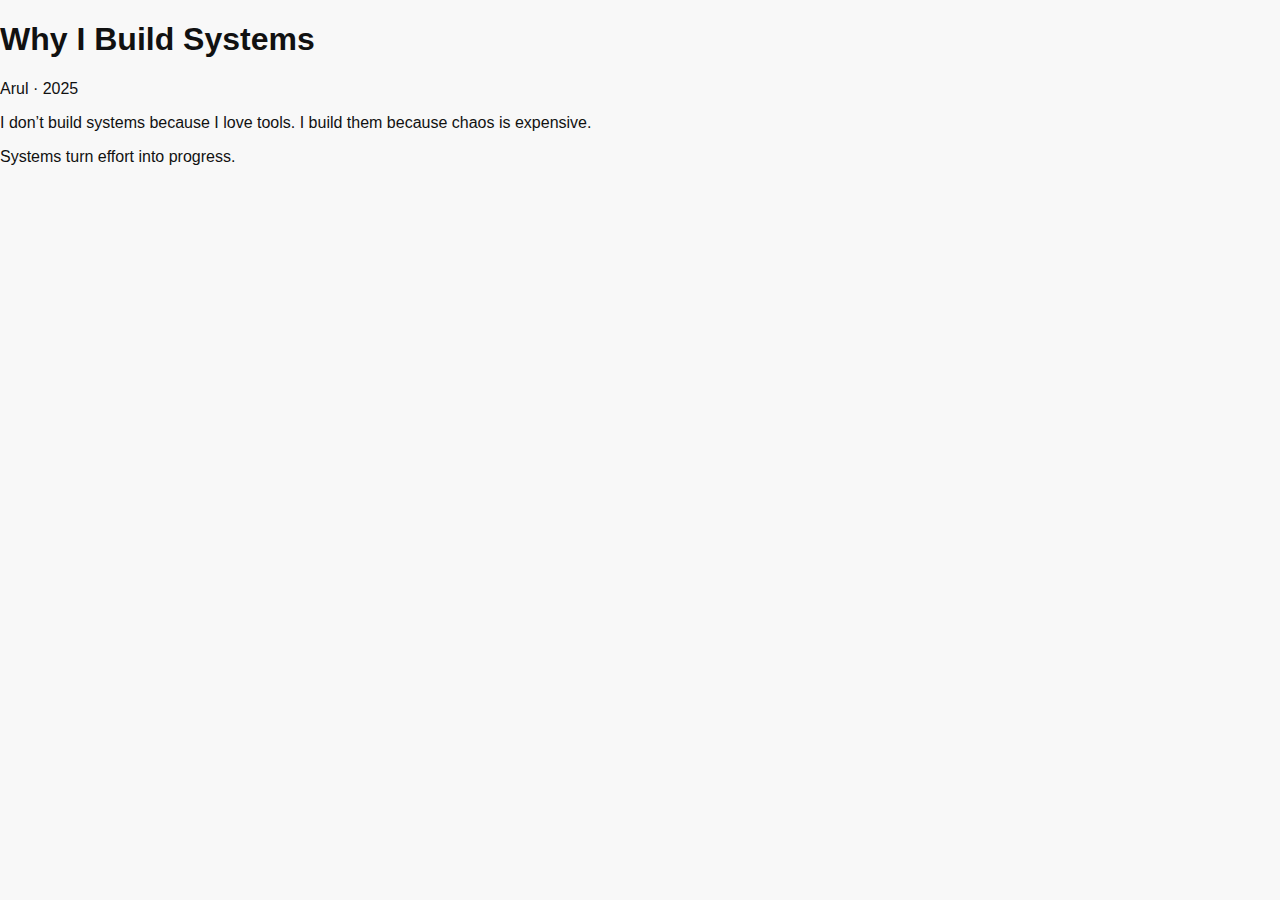
<file: posts/first-post.html>
<!DOCTYPE html>
<html lang="en">
<head>
  <meta charset="UTF-8">
  <meta name="viewport" content="width=device-width, initial-scale=1.0">
  <title>Why I Build Systems</title>
  <link rel="stylesheet" href="../style.css">
</head>
<body>

<section class="content">
  <h1>Why I Build Systems</h1>
  <p class="meta">Arul · 2025</p>

  <p>
    I don’t build systems because I love tools.
    I build them because chaos is expensive.
  </p>

  <p>
    Systems turn effort into progress.
  </p>
</section>

</body>
</html>
</file>
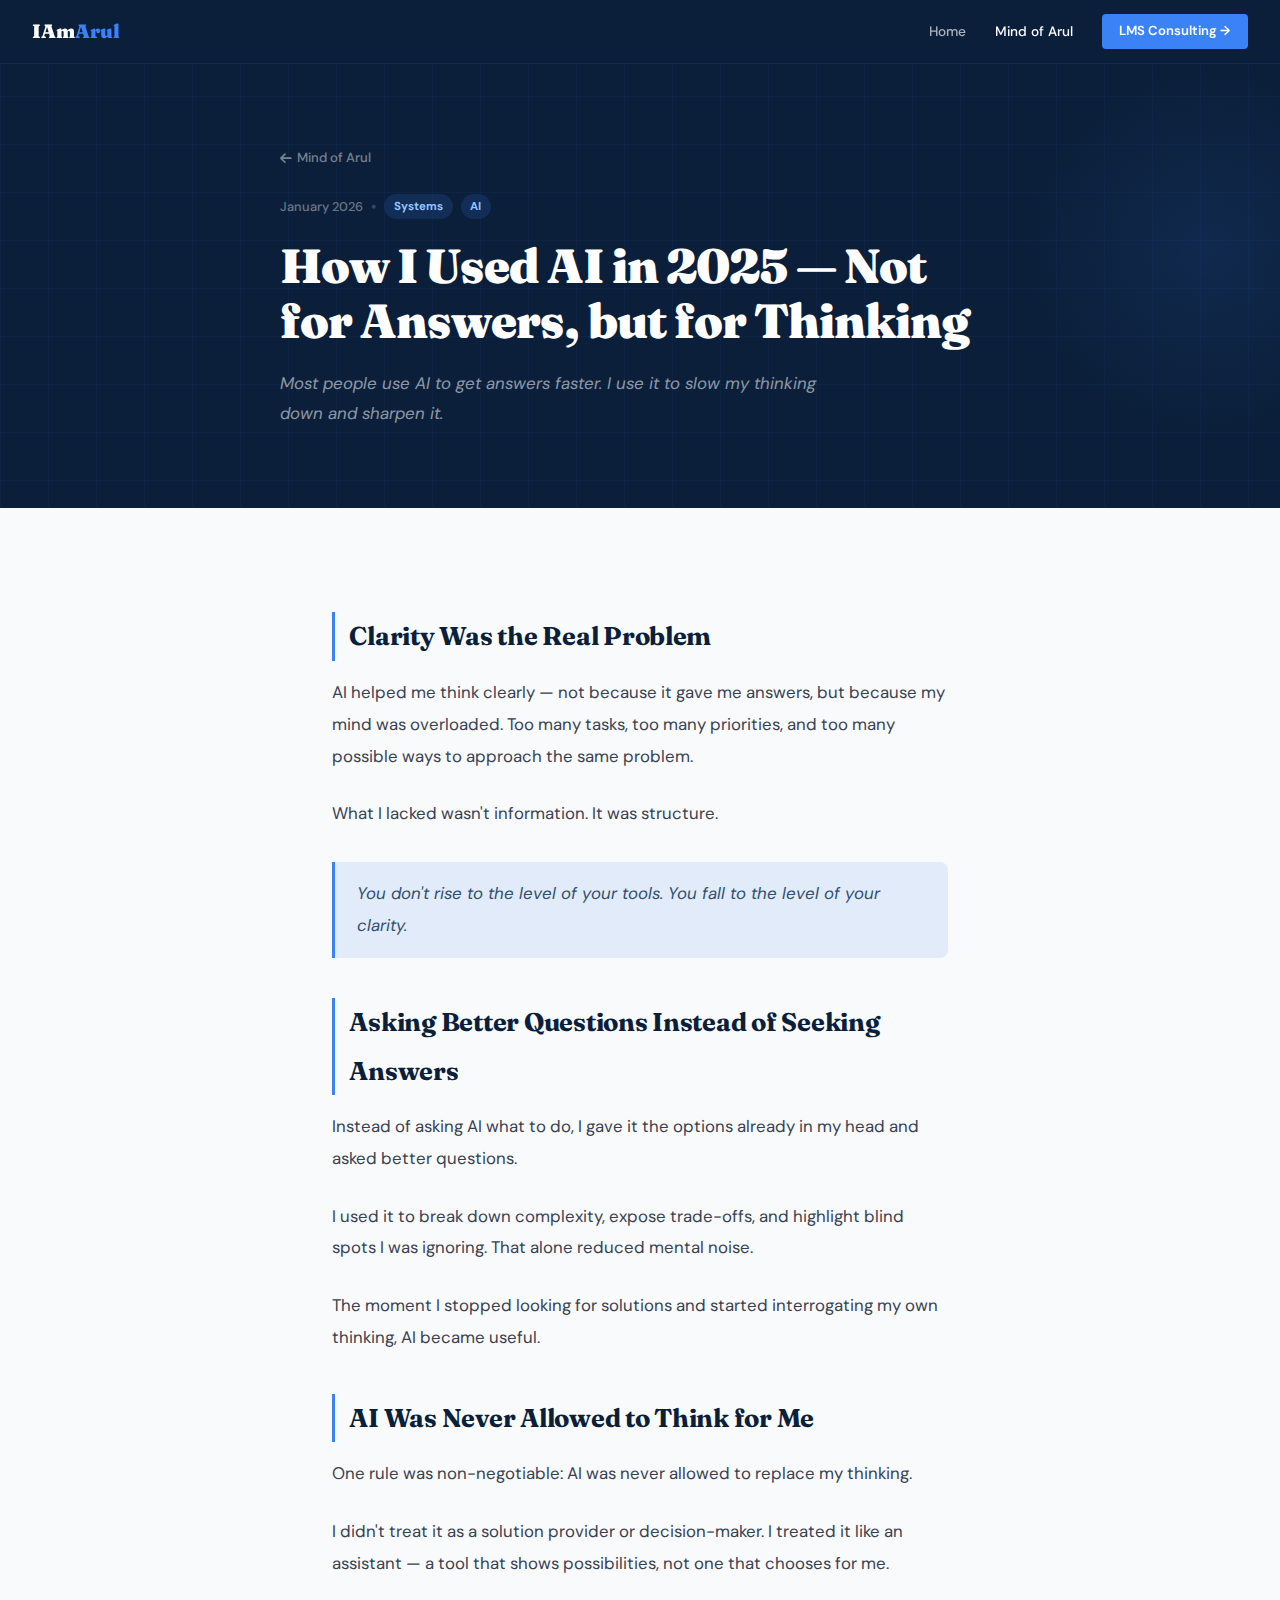
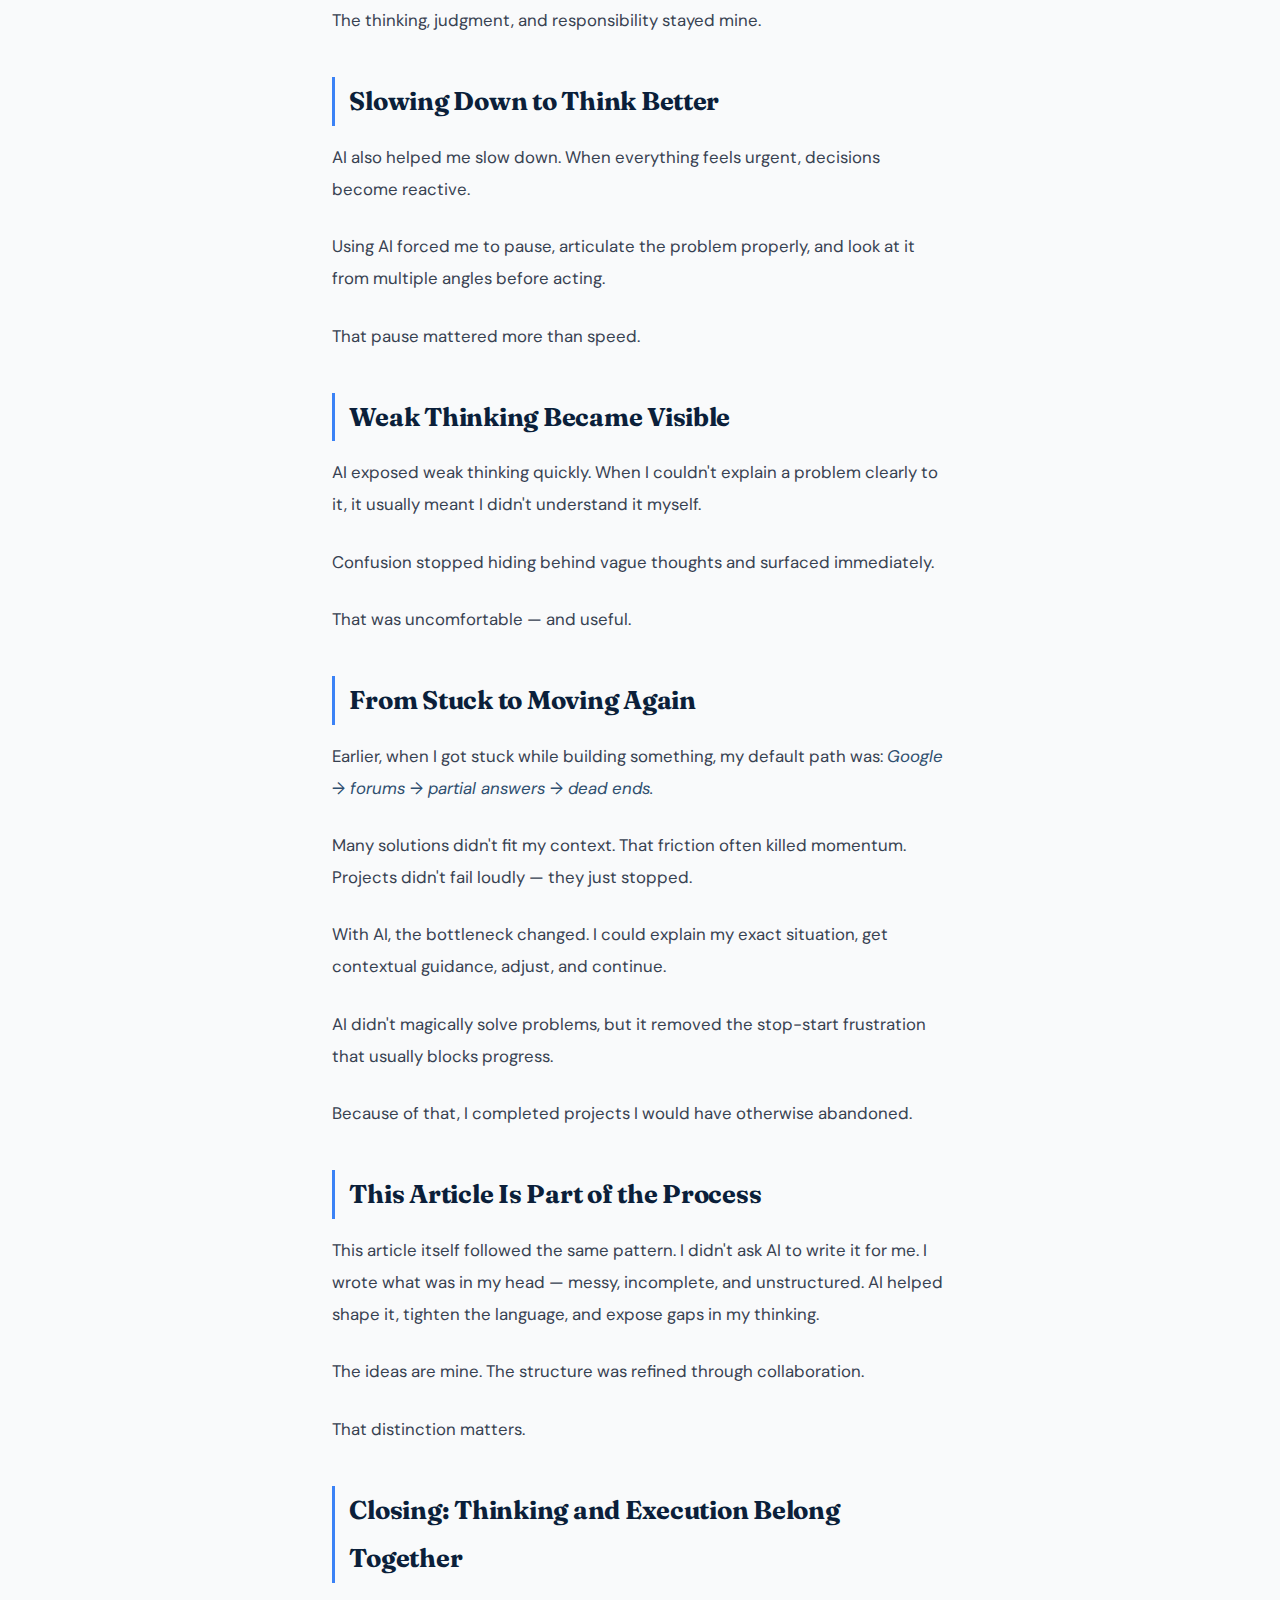
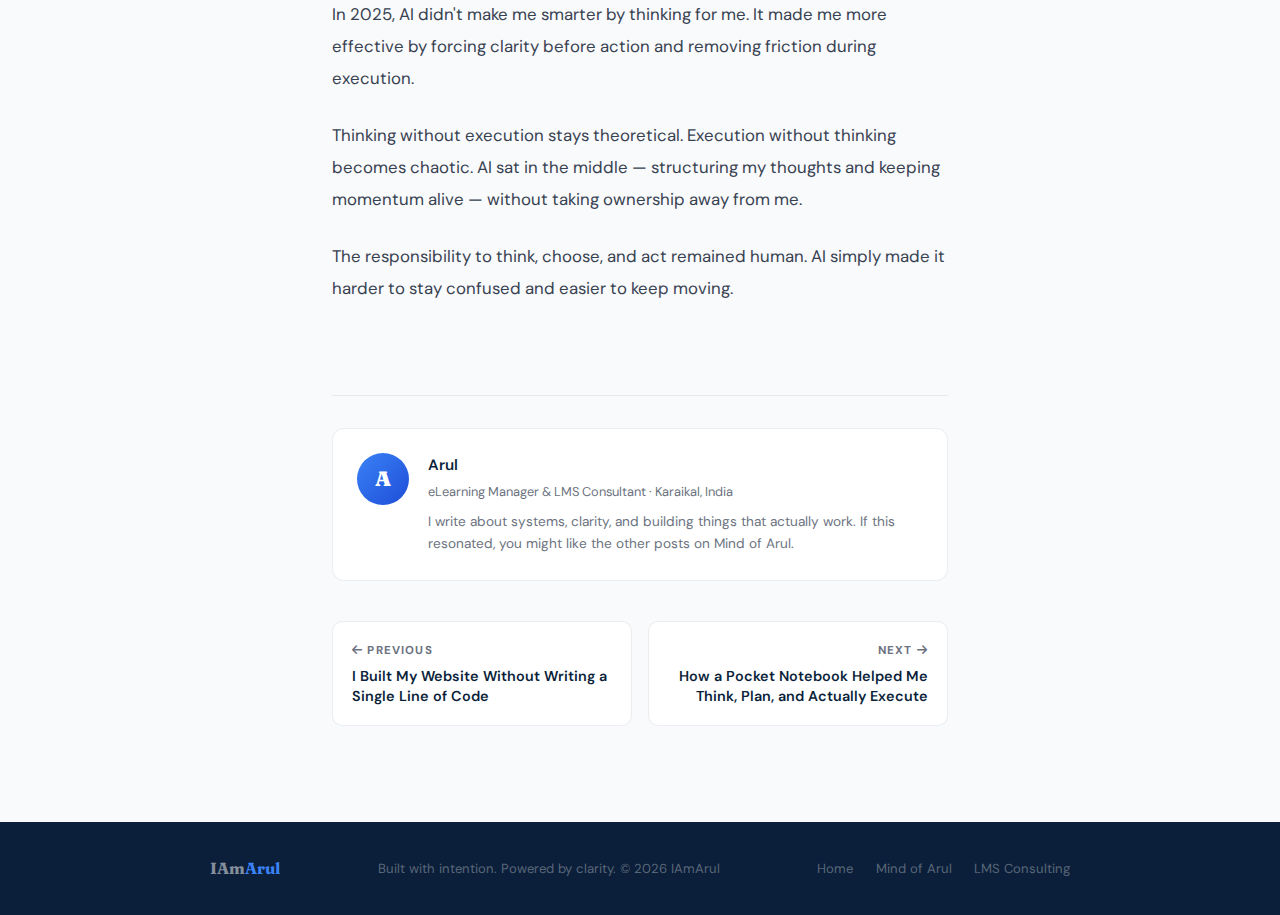
<file: mind/posts/ai-thinking-2025.html>
<!DOCTYPE html>
<html lang="en">
<head>
  <meta charset="UTF-8" />
  <meta name="viewport" content="width=device-width, initial-scale=1.0" />
  <title>How I Used AI in 2025 — Not for Answers, but for Thinking — Mind of Arul</title>
  <meta name="description" content="Most people use AI to get answers faster. I use it to slow my thinking down and sharpen it." />
  <link rel="preconnect" href="https://fonts.googleapis.com">
  <link rel="preconnect" href="https://fonts.gstatic.com" crossorigin>
  <link href="https://fonts.googleapis.com/css2?family=Fraunces:ital,opsz,wght@0,9..144,400;0,9..144,700;0,9..144,900;1,9..144,400&family=DM+Sans:wght@300;400;500;600&display=swap" rel="stylesheet">
  <link rel="stylesheet" href="https://cdnjs.cloudflare.com/ajax/libs/font-awesome/6.5.0/css/all.min.css"/>
<style>
:root{--navy:#0B1F3A;--steel:#2F4F6F;--accent:#3B82F6;--accent-dim:rgba(59,130,246,.12);--light:#F9FAFB;--text:#111827;--text-mid:#374151;--text-muted:#6B7280;--white:#ffffff;--border:rgba(11,31,58,.08);}
*,*::before,*::after{box-sizing:border-box;margin:0;padding:0;}
html{scroll-behavior:smooth;}
body{font-family:'DM Sans',sans-serif;background:var(--light);color:var(--text);line-height:1.7;overflow-x:hidden;}
nav{position:fixed;top:0;left:0;width:100%;z-index:100;padding:.85rem 2rem;display:flex;justify-content:space-between;align-items:center;background:rgba(11,31,58,.96);backdrop-filter:blur(12px);border-bottom:1px solid rgba(59,130,246,.12);transition:padding .3s;}
.nav-logo{font-family:'Fraunces',serif;font-size:1.2rem;font-weight:900;color:var(--white);text-decoration:none;}
.nav-logo span{color:var(--accent);}
.nav-links{display:flex;gap:1.8rem;align-items:center;}
.nav-links a{font-size:.85rem;font-weight:500;color:rgba(255,255,255,.65);text-decoration:none;transition:color .2s;}
.nav-links a:hover,.nav-links a.active{color:var(--white);}
.nav-cta{background:var(--accent)!important;color:var(--white)!important;padding:.42rem 1.1rem;border-radius:4px;font-size:.82rem!important;font-weight:600!important;}
.nav-cta:hover{background:#2563eb!important;}
.progress-bar{position:fixed;top:0;left:0;z-index:200;height:3px;background:var(--accent);width:0%;transition:width .1s linear;}
.article-header{background:var(--navy);padding:9rem 2rem 5rem;position:relative;overflow:hidden;}
.article-header::before{content:'';position:absolute;inset:0;background-image:linear-gradient(rgba(59,130,246,.05) 1px,transparent 1px),linear-gradient(90deg,rgba(59,130,246,.05) 1px,transparent 1px);background-size:48px 48px;pointer-events:none;}
.article-header::after{content:'';position:absolute;top:10%;right:-10%;width:400px;height:400px;background:radial-gradient(circle,rgba(59,130,246,.1) 0%,transparent 65%);pointer-events:none;}
.article-header-inner{max-width:720px;margin:0 auto;position:relative;z-index:1;animation:fadeUp .8s ease both;}
.back-link{display:inline-flex;align-items:center;gap:.4rem;color:rgba(255,255,255,.45);text-decoration:none;font-size:.82rem;font-weight:500;margin-bottom:1.5rem;transition:color .2s;}
.back-link:hover{color:#93c5fd;}
.article-meta{display:flex;align-items:center;gap:.5rem;flex-wrap:wrap;margin-bottom:1.2rem;}
.article-date{font-size:.8rem;color:rgba(255,255,255,.4);font-weight:500;}
.meta-dot{color:rgba(255,255,255,.2);font-size:.55rem;}
.article-tag{font-size:.72rem;font-weight:700;color:#93c5fd;background:rgba(59,130,246,.15);padding:.18rem .6rem;border-radius:100px;}
.article-title{font-family:'Fraunces',serif;font-size:clamp(1.9rem,4.5vw,3rem);font-weight:900;color:var(--white);line-height:1.15;margin-bottom:1.2rem;letter-spacing:-.02em;}
.article-summary{font-size:1.05rem;color:rgba(255,255,255,.55);line-height:1.8;max-width:560px;font-style:italic;}
.article-body{max-width:680px;margin:0 auto;padding:4rem 2rem 2rem;}
.prose{font-size:1.05rem;color:var(--text-mid);line-height:1.9;}
.prose p{margin-bottom:1.6rem;}
.prose h2{font-family:'Fraunces',serif;font-size:1.6rem;font-weight:700;color:var(--navy);margin:2.5rem 0 1rem;letter-spacing:-.01em;padding-left:.9rem;border-left:3px solid var(--accent);}
.prose ul,.prose ol{padding-left:1.4rem;margin-bottom:1.6rem;}
.prose li{margin-bottom:.5rem;color:var(--text-mid);}
.prose blockquote{border-left:3px solid var(--accent);margin:2rem 0;padding:1rem 1.4rem;background:var(--accent-dim);border-radius:0 8px 8px 0;font-style:italic;color:var(--steel);font-size:1.05rem;}
.prose strong{color:var(--navy);font-weight:600;}
.prose em{font-style:italic;color:var(--steel);}
.prose hr{border:none;border-top:1px solid var(--border);margin:2.5rem 0;}
.article-footer{max-width:680px;margin:0 auto;padding:0 2rem 6rem;}
.article-divider{border:none;border-top:1px solid var(--border);margin:2rem 0;}
.author-block{display:flex;gap:1.2rem;align-items:flex-start;background:var(--white);border:1px solid var(--border);border-radius:12px;padding:1.5rem;margin-bottom:2.5rem;}
.author-avatar{width:52px;height:52px;border-radius:50%;flex-shrink:0;background:linear-gradient(135deg,var(--accent),#1d4ed8);display:flex;align-items:center;justify-content:center;font-family:'Fraunces',serif;font-size:1.3rem;font-weight:900;color:var(--white);}
.author-name{font-weight:600;color:var(--navy);font-size:.95rem;margin-bottom:.15rem;}
.author-role{font-size:.8rem;color:var(--text-muted);margin-bottom:.5rem;}
.author-bio{font-size:.85rem;color:var(--text-muted);line-height:1.65;}
.article-nav{display:grid;grid-template-columns:1fr 1fr;gap:1rem;}
.article-nav-item{background:var(--white);border:1.5px solid var(--border);border-radius:10px;padding:1.2rem;text-decoration:none;color:var(--text);transition:all .2s;}
.article-nav-item:hover{border-color:var(--accent);transform:translateY(-2px);}
.article-nav-item.next{text-align:right;}
.nav-label{font-size:.72rem;font-weight:700;color:var(--text-muted);letter-spacing:.1em;text-transform:uppercase;margin-bottom:.35rem;}
.nav-title{font-size:.9rem;font-weight:600;color:var(--navy);line-height:1.4;}
footer{background:var(--navy);padding:2rem;text-align:center;color:rgba(255,255,255,.32);font-size:.82rem;line-height:1.8;}
.footer-inner{display:flex;justify-content:space-between;align-items:center;flex-wrap:wrap;gap:1rem;max-width:860px;margin:0 auto;}
.footer-brand{font-family:'Fraunces',serif;font-size:1rem;font-weight:700;color:rgba(255,255,255,.5);}
.footer-brand span{color:var(--accent);}
.footer-links{display:flex;gap:1.4rem;}
.footer-links a{color:rgba(255,255,255,.32);text-decoration:none;transition:color .2s;}
.footer-links a:hover{color:#93c5fd;}
@keyframes fadeUp{from{opacity:0;transform:translateY(22px);}to{opacity:1;transform:translateY(0);}}
@media(max-width:600px){.nav-links .hide-mobile{display:none;}.article-nav{grid-template-columns:1fr;}.footer-links{display:none;}}
</style>
</head>
<body>

<div class="progress-bar" id="progress"></div>

<nav>
  <a href="/" class="nav-logo">IAm<span>Arul</span></a>
  <div class="nav-links">
    <a href="/" class="hide-mobile">Home</a>
    <a href="../index.html" class="active hide-mobile">Mind of Arul</a>
    <a href="/elearning-consultation/" class="nav-cta">LMS Consulting →</a>
  </div>
</nav>

<div class="article-header">
  <div class="article-header-inner">
    <a href="../index.html" class="back-link"><i class="fa-solid fa-arrow-left"></i> Mind of Arul</a>
    <div class="article-meta">
      <span class="article-date">January 2026</span>
      <span class="meta-dot">●</span>
      <span class="article-tag">Systems</span>
      <span class="article-tag">AI</span>
    </div>
    <h1 class="article-title">How I Used AI in 2025 — Not for Answers, but for Thinking</h1>
    <p class="article-summary">Most people use AI to get answers faster. I use it to slow my thinking down and sharpen it.</p>
  </div>
</div>

<article class="article-body">
  <div class="prose">

    <h2>Clarity Was the Real Problem</h2>
    <p>AI helped me think clearly — not because it gave me answers, but because my mind was overloaded. Too many tasks, too many priorities, and too many possible ways to approach the same problem.</p>
    <p>What I lacked wasn't information. It was structure.</p>
    <blockquote>You don't rise to the level of your tools. You fall to the level of your clarity.</blockquote>

    <h2>Asking Better Questions Instead of Seeking Answers</h2>
    <p>Instead of asking AI what to do, I gave it the options already in my head and asked better questions.</p>
    <p>I used it to break down complexity, expose trade-offs, and highlight blind spots I was ignoring. That alone reduced mental noise.</p>
    <p>The moment I stopped looking for solutions and started interrogating my own thinking, AI became useful.</p>

    <h2>AI Was Never Allowed to Think for Me</h2>
    <p>One rule was non-negotiable: AI was never allowed to replace my thinking.</p>
    <p>I didn't treat it as a solution provider or decision-maker. I treated it like an assistant — a tool that shows possibilities, not one that chooses for me.</p>
    <p>The thinking, judgment, and responsibility stayed mine.</p>

    <h2>Slowing Down to Think Better</h2>
    <p>AI also helped me slow down. When everything feels urgent, decisions become reactive.</p>
    <p>Using AI forced me to pause, articulate the problem properly, and look at it from multiple angles before acting.</p>
    <p>That pause mattered more than speed.</p>

    <h2>Weak Thinking Became Visible</h2>
    <p>AI exposed weak thinking quickly. When I couldn't explain a problem clearly to it, it usually meant I didn't understand it myself.</p>
    <p>Confusion stopped hiding behind vague thoughts and surfaced immediately.</p>
    <p>That was uncomfortable — and useful.</p>

    <h2>From Stuck to Moving Again</h2>
    <p>Earlier, when I got stuck while building something, my default path was: <em>Google → forums → partial answers → dead ends.</em></p>
    <p>Many solutions didn't fit my context. That friction often killed momentum. Projects didn't fail loudly — they just stopped.</p>
    <p>With AI, the bottleneck changed. I could explain my exact situation, get contextual guidance, adjust, and continue.</p>
    <p>AI didn't magically solve problems, but it removed the stop-start frustration that usually blocks progress.</p>
    <p>Because of that, I completed projects I would have otherwise abandoned.</p>

    <h2>This Article Is Part of the Process</h2>
    <p>This article itself followed the same pattern. I didn't ask AI to write it for me. I wrote what was in my head — messy, incomplete, and unstructured. AI helped shape it, tighten the language, and expose gaps in my thinking.</p>
    <p>The ideas are mine. The structure was refined through collaboration.</p>
    <p>That distinction matters.</p>

    <h2>Closing: Thinking and Execution Belong Together</h2>
    <p>In 2025, AI didn't make me smarter by thinking for me. It made me more effective by forcing clarity before action and removing friction during execution.</p>
    <p>Thinking without execution stays theoretical. Execution without thinking becomes chaotic. AI sat in the middle — structuring my thoughts and keeping momentum alive — without taking ownership away from me.</p>
    <p>The responsibility to think, choose, and act remained human. AI simply made it harder to stay confused and easier to keep moving.</p>

  </div>
</article>

<div class="article-footer">
  <hr class="article-divider">
  <div class="author-block">
    <div class="author-avatar">A</div>
    <div>
      <div class="author-name">Arul</div>
      <div class="author-role">eLearning Manager & LMS Consultant · Karaikal, India</div>
      <div class="author-bio">I write about systems, clarity, and building things that actually work. If this resonated, you might like the other posts on Mind of Arul.</div>
    </div>
  </div>
  <div class="article-nav">
    <a href="no-code-website.html" class="article-nav-item prev">
      <div class="nav-label"><i class="fa-solid fa-arrow-left"></i> Previous</div>
      <div class="nav-title">I Built My Website Without Writing a Single Line of Code</div>
    </a>
    <a href="notetaking-habit.html" class="article-nav-item next">
      <div class="nav-label">Next <i class="fa-solid fa-arrow-right"></i></div>
      <div class="nav-title">How a Pocket Notebook Helped Me Think, Plan, and Actually Execute</div>
    </a>
  </div>
</div>

<footer>
  <div class="footer-inner">
    <div class="footer-brand">IAm<span>Arul</span></div>
    <div>Built with intention. Powered by clarity. © 2026 IAmArul</div>
    <div class="footer-links">
      <a href="/">Home</a>
      <a href="../index.html">Mind of Arul</a>
      <a href="/elearning-consultation/">LMS Consulting</a>
    </div>
  </div>
</footer>

<script>
  const nav = document.querySelector('nav');
  window.addEventListener('scroll', () => { nav.style.padding = window.scrollY > 60 ? '.6rem 2rem' : '.85rem 2rem'; }, { passive: true });
  const bar = document.getElementById('progress');
  const article = document.querySelector('.article-body');
  window.addEventListener('scroll', () => {
    const pct = Math.min(Math.max(((window.scrollY - article.offsetTop) / article.offsetHeight) * 100, 0), 100);
    bar.style.width = pct + '%';
  }, { passive: true });
</script>
</body>
</html>
</file>
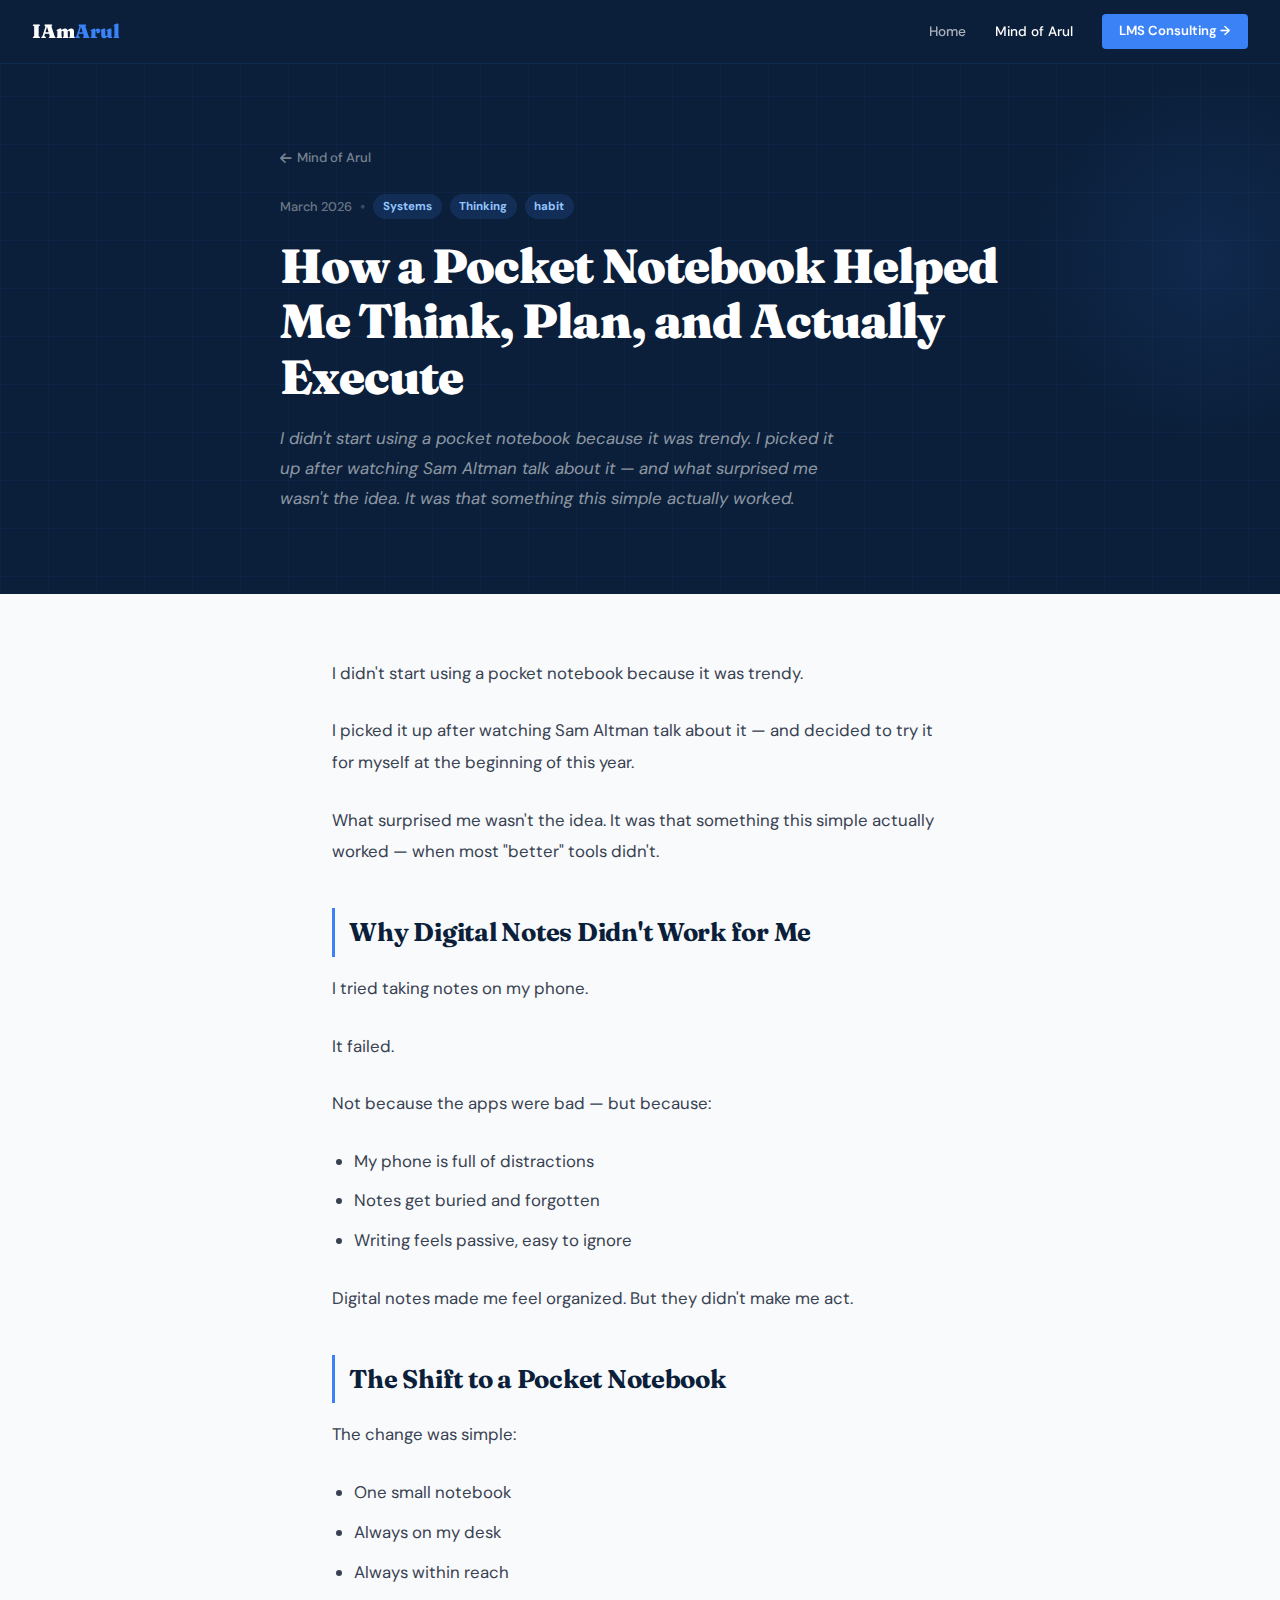
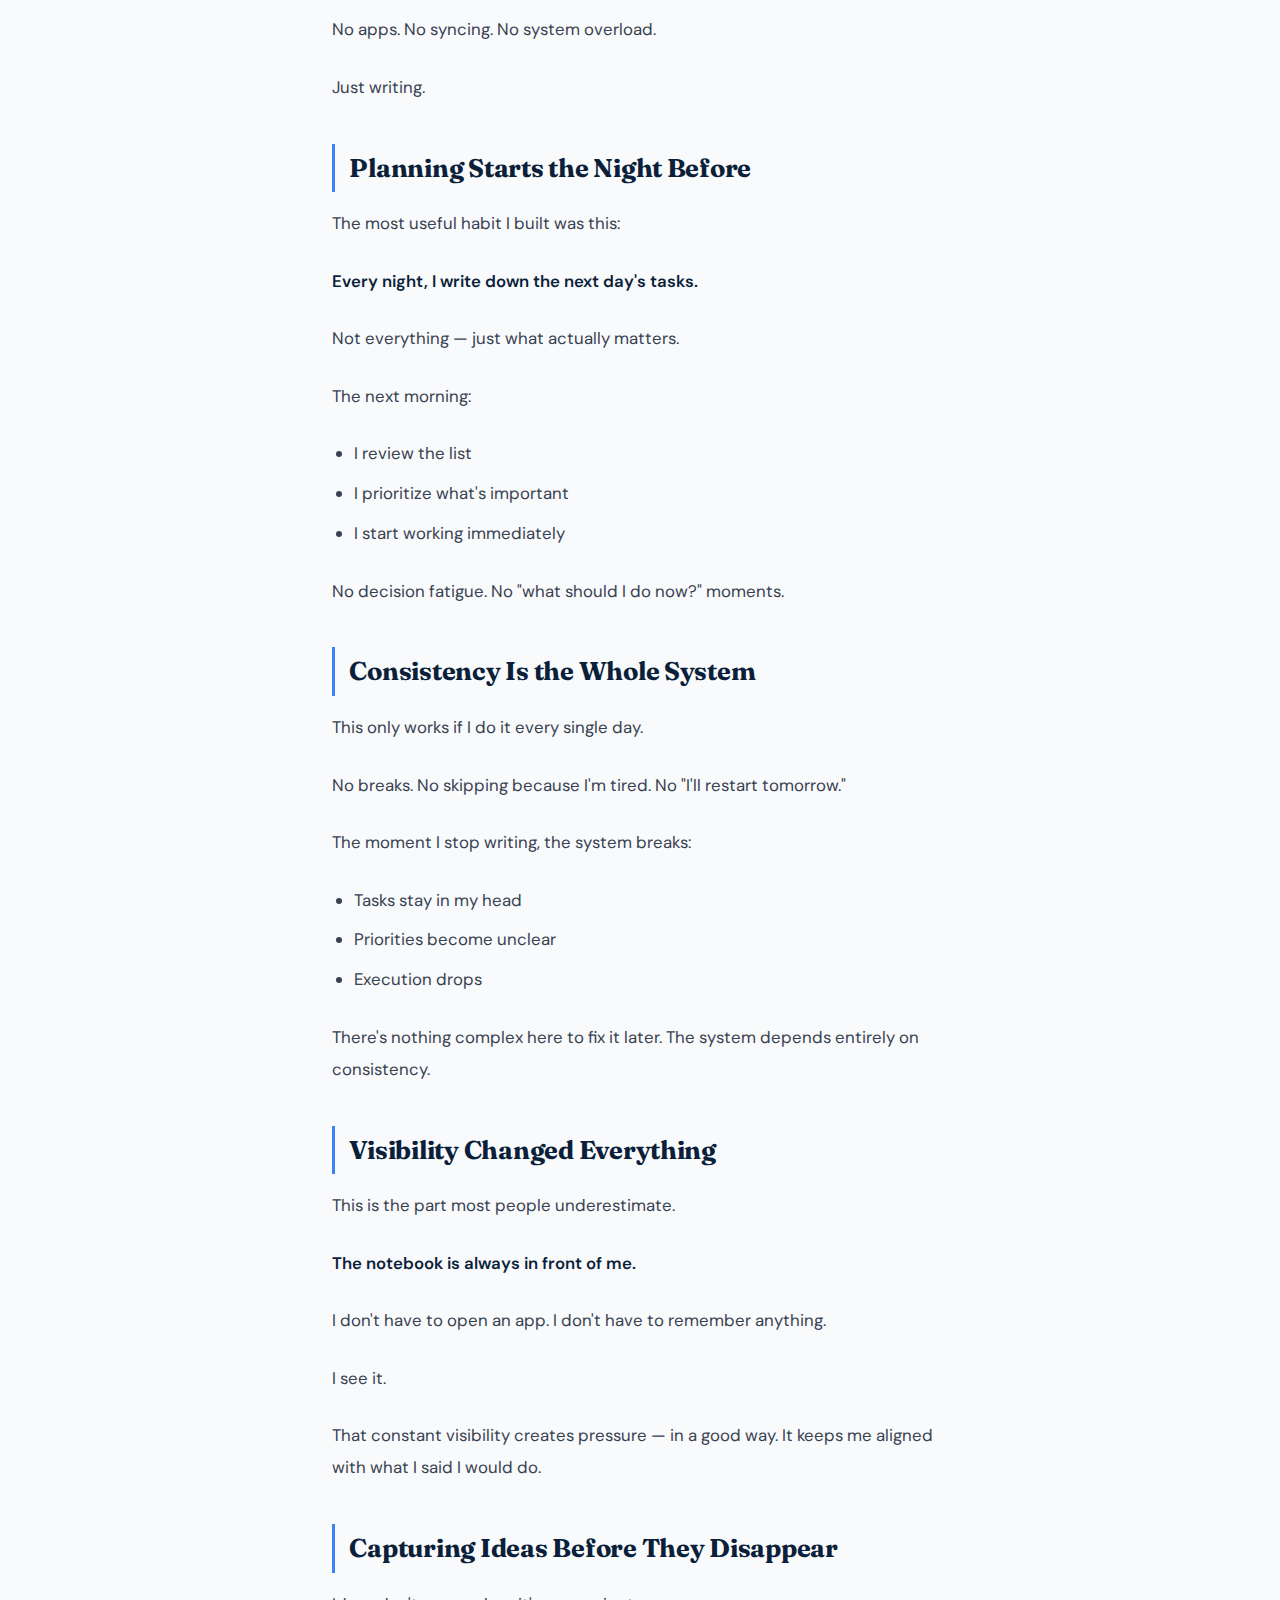
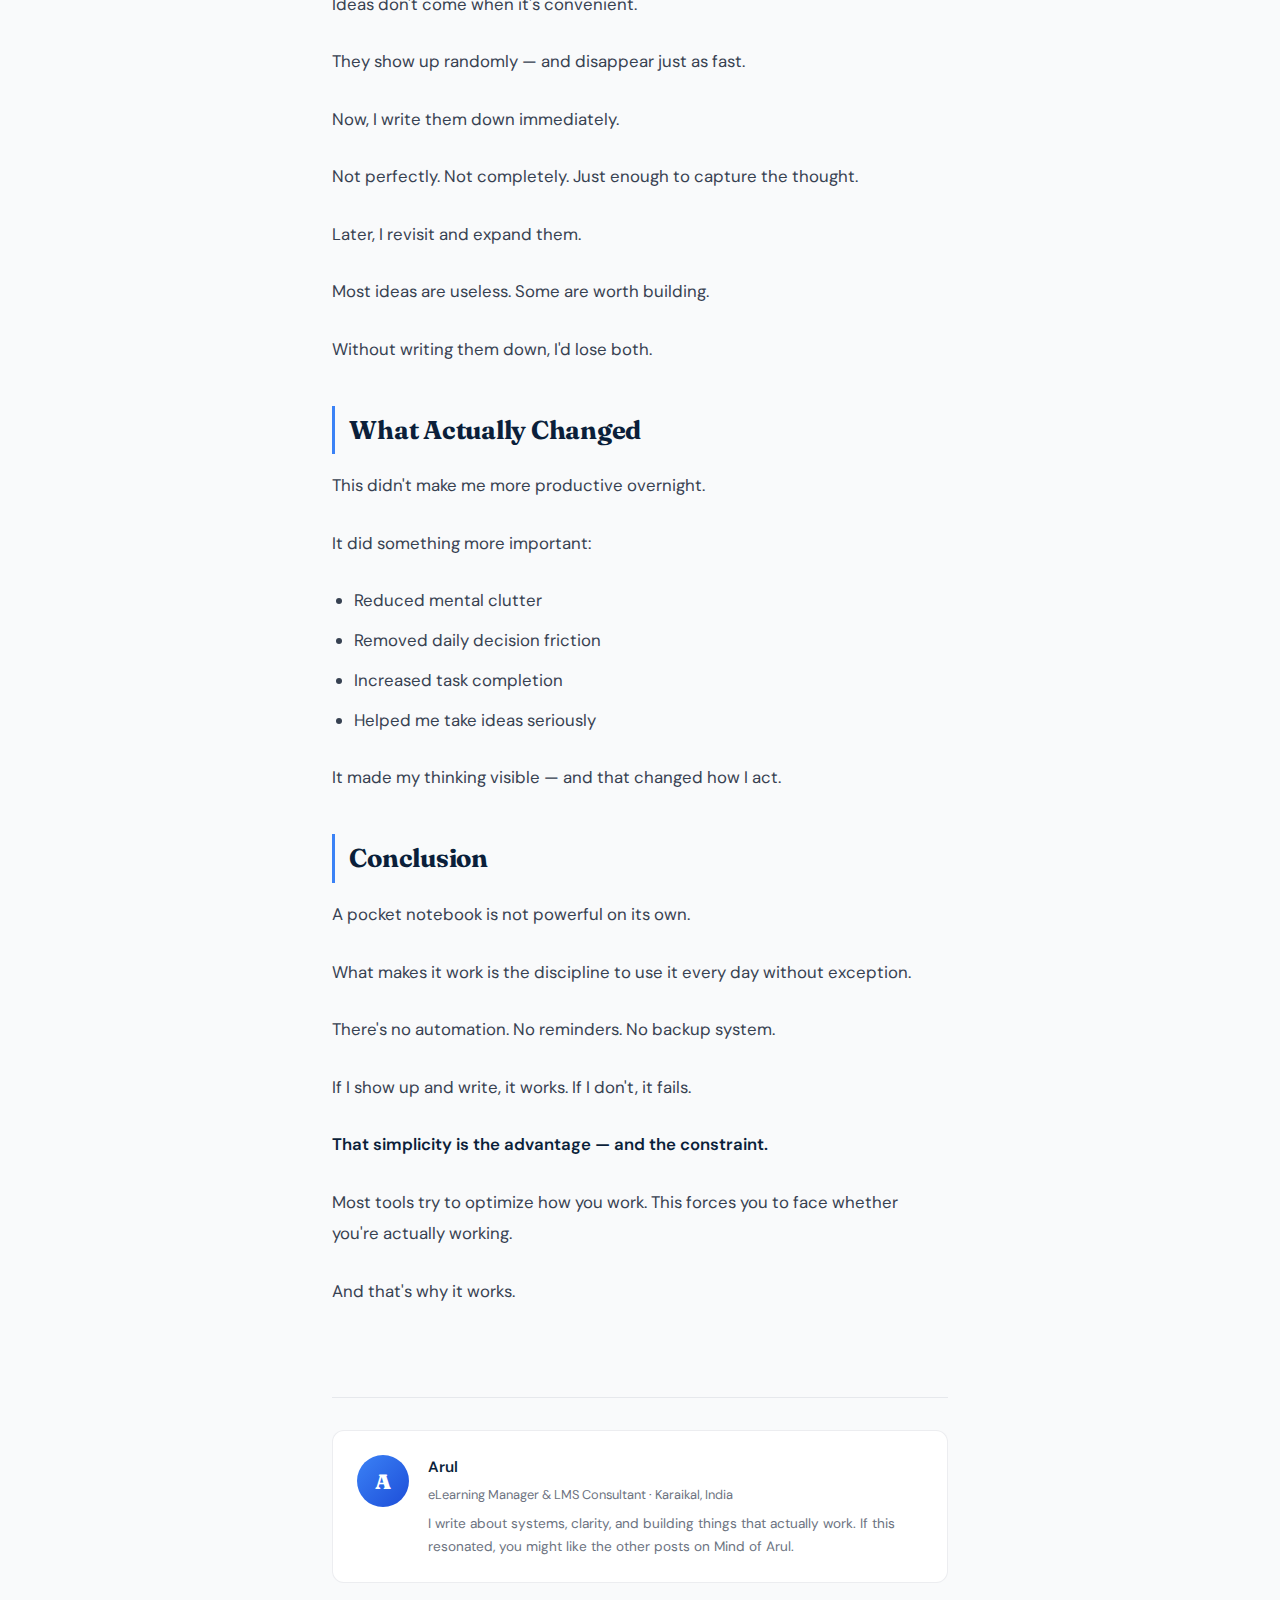
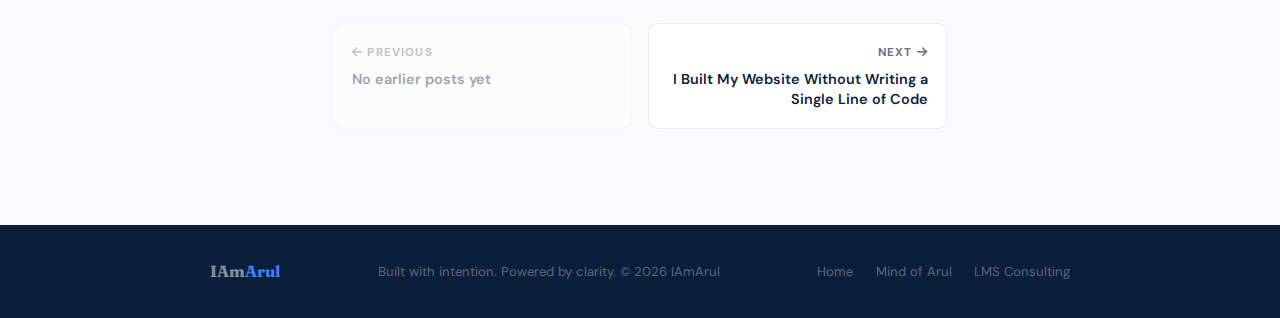
<file: mind/posts/notetaking-habit.html>
<!DOCTYPE html>
<html lang="en">
<head>
  <meta charset="UTF-8" />
  <meta name="viewport" content="width=device-width, initial-scale=1.0" />
  <title>How a Pocket Notebook Helped Me Think, Plan, and Actually Execute — Mind of Arul</title>
  <meta name="description" content="I didn't start using a pocket notebook because it was trendy. I picked it up after watching Sam Altman talk about it." />
  <link rel="preconnect" href="https://fonts.googleapis.com">
  <link rel="preconnect" href="https://fonts.gstatic.com" crossorigin>
  <link href="https://fonts.googleapis.com/css2?family=Fraunces:ital,opsz,wght@0,9..144,400;0,9..144,700;0,9..144,900;1,9..144,400&family=DM+Sans:wght@300;400;500;600&display=swap" rel="stylesheet">
  <link rel="stylesheet" href="https://cdnjs.cloudflare.com/ajax/libs/font-awesome/6.5.0/css/all.min.css"/>
<style>
:root {
  --navy:#0B1F3A; --steel:#2F4F6F; --accent:#3B82F6;
  --accent-dim:rgba(59,130,246,.12); --light:#F9FAFB;
  --text:#111827; --text-mid:#374151; --text-muted:#6B7280;
  --white:#ffffff; --border:rgba(11,31,58,.08);
}
*,*::before,*::after{box-sizing:border-box;margin:0;padding:0;}
html{scroll-behavior:smooth;}
body{font-family:'DM Sans',sans-serif;background:var(--light);color:var(--text);line-height:1.7;overflow-x:hidden;}
nav{position:fixed;top:0;left:0;width:100%;z-index:100;padding:.85rem 2rem;display:flex;justify-content:space-between;align-items:center;background:rgba(11,31,58,.96);backdrop-filter:blur(12px);border-bottom:1px solid rgba(59,130,246,.12);transition:padding .3s;}
.nav-logo{font-family:'Fraunces',serif;font-size:1.2rem;font-weight:900;color:var(--white);text-decoration:none;}
.nav-logo span{color:var(--accent);}
.nav-links{display:flex;gap:1.8rem;align-items:center;}
.nav-links a{font-size:.85rem;font-weight:500;color:rgba(255,255,255,.65);text-decoration:none;transition:color .2s;}
.nav-links a:hover,.nav-links a.active{color:var(--white);}
.nav-cta{background:var(--accent)!important;color:var(--white)!important;padding:.42rem 1.1rem;border-radius:4px;font-size:.82rem!important;font-weight:600!important;}
.nav-cta:hover{background:#2563eb!important;}
.progress-bar{position:fixed;top:0;left:0;z-index:200;height:3px;background:var(--accent);width:0%;transition:width .1s linear;}
.article-header{background:var(--navy);padding:9rem 2rem 5rem;position:relative;overflow:hidden;}
.article-header::before{content:'';position:absolute;inset:0;background-image:linear-gradient(rgba(59,130,246,.05) 1px,transparent 1px),linear-gradient(90deg,rgba(59,130,246,.05) 1px,transparent 1px);background-size:48px 48px;pointer-events:none;}
.article-header::after{content:'';position:absolute;top:10%;right:-10%;width:400px;height:400px;background:radial-gradient(circle,rgba(59,130,246,.1) 0%,transparent 65%);pointer-events:none;}
.article-header-inner{max-width:720px;margin:0 auto;position:relative;z-index:1;animation:fadeUp .8s ease both;}
.back-link{display:inline-flex;align-items:center;gap:.4rem;color:rgba(255,255,255,.45);text-decoration:none;font-size:.82rem;font-weight:500;margin-bottom:1.5rem;transition:color .2s;}
.back-link:hover{color:#93c5fd;}
.article-meta{display:flex;align-items:center;gap:.5rem;flex-wrap:wrap;margin-bottom:1.2rem;}
.article-date{font-size:.8rem;color:rgba(255,255,255,.4);font-weight:500;}
.meta-dot{color:rgba(255,255,255,.2);font-size:.55rem;}
.article-tag{font-size:.72rem;font-weight:700;color:#93c5fd;background:rgba(59,130,246,.15);padding:.18rem .6rem;border-radius:100px;}
.article-title{font-family:'Fraunces',serif;font-size:clamp(1.9rem,4.5vw,3rem);font-weight:900;color:var(--white);line-height:1.15;margin-bottom:1.2rem;letter-spacing:-.02em;}
.article-summary{font-size:1.05rem;color:rgba(255,255,255,.55);line-height:1.8;max-width:560px;font-style:italic;}
.article-body{max-width:680px;margin:0 auto;padding:4rem 2rem 2rem;}
.prose{font-size:1.05rem;color:var(--text-mid);line-height:1.9;}
.prose p{margin-bottom:1.6rem;}
.prose h2{font-family:'Fraunces',serif;font-size:1.6rem;font-weight:700;color:var(--navy);margin:2.5rem 0 1rem;letter-spacing:-.01em;padding-left:.9rem;border-left:3px solid var(--accent);}
.prose ul,.prose ol{padding-left:1.4rem;margin-bottom:1.6rem;}
.prose li{margin-bottom:.5rem;color:var(--text-mid);}
.prose blockquote{border-left:3px solid var(--accent);margin:2rem 0;padding:1rem 1.4rem;background:var(--accent-dim);border-radius:0 8px 8px 0;font-style:italic;color:var(--steel);font-size:1.05rem;}
.prose strong{color:var(--navy);font-weight:600;}
.prose em{color:var(--steel);}
.prose hr{border:none;border-top:1px solid var(--border);margin:2.5rem 0;}
.article-footer{max-width:680px;margin:0 auto;padding:0 2rem 6rem;}
.article-divider{border:none;border-top:1px solid var(--border);margin:2rem 0;}
.author-block{display:flex;gap:1.2rem;align-items:flex-start;background:var(--white);border:1px solid var(--border);border-radius:12px;padding:1.5rem;margin-bottom:2.5rem;}
.author-avatar{width:52px;height:52px;border-radius:50%;flex-shrink:0;background:linear-gradient(135deg,var(--accent),#1d4ed8);display:flex;align-items:center;justify-content:center;font-family:'Fraunces',serif;font-size:1.3rem;font-weight:900;color:var(--white);}
.author-name{font-weight:600;color:var(--navy);font-size:.95rem;margin-bottom:.15rem;}
.author-role{font-size:.8rem;color:var(--text-muted);margin-bottom:.5rem;}
.author-bio{font-size:.85rem;color:var(--text-muted);line-height:1.65;}
.article-nav{display:grid;grid-template-columns:1fr 1fr;gap:1rem;}
.article-nav-item{background:var(--white);border:1.5px solid var(--border);border-radius:10px;padding:1.2rem;text-decoration:none;color:var(--text);transition:all .2s;}
.article-nav-item:hover{border-color:var(--accent);transform:translateY(-2px);}
.article-nav-item.next{text-align:right;}
.nav-label{font-size:.72rem;font-weight:700;color:var(--text-muted);letter-spacing:.1em;text-transform:uppercase;margin-bottom:.35rem;}
.nav-title{font-size:.9rem;font-weight:600;color:var(--navy);line-height:1.4;}
footer{background:var(--navy);padding:2rem;text-align:center;color:rgba(255,255,255,.32);font-size:.82rem;line-height:1.8;}
.footer-inner{display:flex;justify-content:space-between;align-items:center;flex-wrap:wrap;gap:1rem;max-width:860px;margin:0 auto;}
.footer-brand{font-family:'Fraunces',serif;font-size:1rem;font-weight:700;color:rgba(255,255,255,.5);}
.footer-brand span{color:var(--accent);}
.footer-links{display:flex;gap:1.4rem;}
.footer-links a{color:rgba(255,255,255,.32);text-decoration:none;transition:color .2s;}
.footer-links a:hover{color:#93c5fd;}
@keyframes fadeUp{from{opacity:0;transform:translateY(22px);}to{opacity:1;transform:translateY(0);}}
@media(max-width:600px){.nav-links .hide-mobile{display:none;}.article-nav{grid-template-columns:1fr;}.footer-links{display:none;}}
</style>
</head>
<body>

<div class="progress-bar" id="progress"></div>

<nav>
  <a href="/" class="nav-logo">IAm<span>Arul</span></a>
  <div class="nav-links">
    <a href="/" class="hide-mobile">Home</a>
    <a href="../index.html" class="active hide-mobile">Mind of Arul</a>
    <a href="/elearning-consultation/" class="nav-cta">LMS Consulting →</a>
  </div>
</nav>

<div class="article-header">
  <div class="article-header-inner">
    <a href="../index.html" class="back-link"><i class="fa-solid fa-arrow-left"></i> Mind of Arul</a>
    <div class="article-meta">
      <span class="article-date">March 2026</span>
      <span class="meta-dot">●</span>
      <span class="article-tag">Systems</span>
      <span class="article-tag">Thinking</span>
      <span class="article-tag">habit</span>
    </div>
    <h1 class="article-title">How a Pocket Notebook Helped Me Think, Plan, and Actually Execute</h1>
    <p class="article-summary">I didn't start using a pocket notebook because it was trendy. I picked it up after watching Sam Altman talk about it — and what surprised me wasn't the idea. It was that something this simple actually worked.</p>
  </div>
</div>

<article class="article-body">
  <div class="prose">

    <p>I didn't start using a pocket notebook because it was trendy.</p>
    <p>I picked it up after watching Sam Altman talk about it — and decided to try it for myself at the beginning of this year.</p>
    <p>What surprised me wasn't the idea. It was that something this simple actually worked — when most "better" tools didn't.</p>

    <h2>Why Digital Notes Didn't Work for Me</h2>
    <p>I tried taking notes on my phone.</p>
    <p>It failed.</p>
    <p>Not because the apps were bad — but because:</p>
    <ul>
      <li>My phone is full of distractions</li>
      <li>Notes get buried and forgotten</li>
      <li>Writing feels passive, easy to ignore</li>
    </ul>
    <p>Digital notes made me feel organized. But they didn't make me act.</p>

    <h2>The Shift to a Pocket Notebook</h2>
    <p>The change was simple:</p>
    <ul>
      <li>One small notebook</li>
      <li>Always on my desk</li>
      <li>Always within reach</li>
    </ul>
    <p>No apps. No syncing. No system overload.</p>
    <p>Just writing.</p>

    <h2>Planning Starts the Night Before</h2>
    <p>The most useful habit I built was this:</p>
    <p><strong>Every night, I write down the next day's tasks.</strong></p>
    <p>Not everything — just what actually matters.</p>
    <p>The next morning:</p>
    <ul>
      <li>I review the list</li>
      <li>I prioritize what's important</li>
      <li>I start working immediately</li>
    </ul>
    <p>No decision fatigue. No "what should I do now?" moments.</p>

    <h2>Consistency Is the Whole System</h2>
    <p>This only works if I do it every single day.</p>
    <p>No breaks. No skipping because I'm tired. No "I'll restart tomorrow."</p>
    <p>The moment I stop writing, the system breaks:</p>
    <ul>
      <li>Tasks stay in my head</li>
      <li>Priorities become unclear</li>
      <li>Execution drops</li>
    </ul>
    <p>There's nothing complex here to fix it later. The system depends entirely on consistency.</p>

    <h2>Visibility Changed Everything</h2>
    <p>This is the part most people underestimate.</p>
    <p><strong>The notebook is always in front of me.</strong></p>
    <p>I don't have to open an app. I don't have to remember anything.</p>
    <p>I see it.</p>
    <p>That constant visibility creates pressure — in a good way. It keeps me aligned with what I said I would do.</p>

    <h2>Capturing Ideas Before They Disappear</h2>
    <p>Ideas don't come when it's convenient.</p>
    <p>They show up randomly — and disappear just as fast.</p>
    <p>Now, I write them down immediately.</p>
    <p>Not perfectly. Not completely. Just enough to capture the thought.</p>
    <p>Later, I revisit and expand them.</p>
    <p>Most ideas are useless. Some are worth building.</p>
    <p>Without writing them down, I'd lose both.</p>

    <h2>What Actually Changed</h2>
    <p>This didn't make me more productive overnight.</p>
    <p>It did something more important:</p>
    <ul>
      <li>Reduced mental clutter</li>
      <li>Removed daily decision friction</li>
      <li>Increased task completion</li>
      <li>Helped me take ideas seriously</li>
    </ul>
    <p>It made my thinking visible — and that changed how I act.</p>

    <h2>Conclusion</h2>
    <p>A pocket notebook is not powerful on its own.</p>
    <p>What makes it work is the discipline to use it every day without exception.</p>
    <p>There's no automation. No reminders. No backup system.</p>
    <p>If I show up and write, it works. If I don't, it fails.</p>
    <p><strong>That simplicity is the advantage — and the constraint.</strong></p>
    <p>Most tools try to optimize how you work. This forces you to face whether you're actually working.</p>
    <p>And that's why it works.</p>

  </div>
</article>

<div class="article-footer">
  <hr class="article-divider">
  <div class="author-block">
    <div class="author-avatar">A</div>
    <div>
      <div class="author-name">Arul</div>
      <div class="author-role">eLearning Manager & LMS Consultant · Karaikal, India</div>
      <div class="author-bio">I write about systems, clarity, and building things that actually work. If this resonated, you might like the other posts on Mind of Arul.</div>
    </div>
  </div>
  <div class="article-nav">
    <div class="article-nav-item prev" style="opacity:.4;cursor:default;">
      <div class="nav-label"><i class="fa-solid fa-arrow-left"></i> Previous</div>
      <div class="nav-title">No earlier posts yet</div>
    </div>
    <a href="no-code-website.html" class="article-nav-item next">
      <div class="nav-label">Next <i class="fa-solid fa-arrow-right"></i></div>
      <div class="nav-title">I Built My Website Without Writing a Single Line of Code</div>
    </a>
  </div>
</div>

<footer>
  <div class="footer-inner">
    <div class="footer-brand">IAm<span>Arul</span></div>
    <div>Built with intention. Powered by clarity. © 2026 IAmArul</div>
    <div class="footer-links">
      <a href="/">Home</a>
      <a href="../index.html">Mind of Arul</a>
      <a href="/elearning-consultation/">LMS Consulting</a>
    </div>
  </div>
</footer>

<script>
  const nav = document.querySelector('nav');
  window.addEventListener('scroll', () => { nav.style.padding = window.scrollY > 60 ? '.6rem 2rem' : '.85rem 2rem'; }, { passive: true });
  const bar = document.getElementById('progress');
  const article = document.querySelector('.article-body');
  window.addEventListener('scroll', () => {
    const pct = Math.min(Math.max(((window.scrollY - article.offsetTop) / article.offsetHeight) * 100, 0), 100);
    bar.style.width = pct + '%';
  }, { passive: true });
</script>
</body>
</html>
</file>
<file: style.css>
body {
    margin: 0;
    padding: 0;
    font-family: "Inter", sans-serif;
    background: #f8f8f8;
    color: #111;
    display: flex;
    flex-direction: column;
    height: 100vh;
}

.container {
    margin: auto;
    text-align: center;
    max-width: 600px;
    padding: 20px;
}

.logo {
    font-size: 48px;
    font-weight: 700;
    letter-spacing: 2px;
    margin-bottom: 20px;
}

.tagline {
    font-size: 18px;
    line-height: 1.6;
    color: #333;
    margin-bottom: 30px;
}

.status {
    font-size: 15px;
    color: #666;
    margin-bottom: 30px;
}

.links a {
    margin: 0 15px;
    color: #000;
    text-decoration: none;
    font-weight: 500;
    border-bottom: 1px solid #0000;
    transition: 0.2s;
}

.links a:hover {
    border-bottom: 1px solid #000;
}

footer {
    text-align: center;
    padding: 15px;
    font-size: 14px;
    color: #666;
}
</file>
<file: mind/mind.css>
:root {
  --bg-main: #f7f9fc;
  --bg-paper: #ffffff;
  --bg-soft: #eef2f7;

  --text-main: #1f2937;
  --text-muted: #6b7280;

  --accent: #4f46e5;
  --accent-soft: #eef2ff;

  --border-light: #e5e7eb;
}

* {
  box-sizing: border-box;
}

body {
  margin: 0;
  font-family: 'Inter', sans-serif;
  background: linear-gradient(180deg, var(--bg-main), var(--bg-soft));
  color: var(--text-main);
  line-height: 1.75;
}

/* Links */
a {
  color: var(--accent);
  text-decoration: none;
  font-weight: 500;
}

a:hover {
  text-decoration: underline;
}

/* Header */
.mind-header {
  max-width: 760px;
  margin: 0 auto;
  padding: 48px 20px 32px;
}

.mind-header .back {
  display: inline-block;
  margin-bottom: 20px;
  font-size: 0.9rem;
}

.mind-header h1 {
  font-size: clamp(2.2rem, 5vw, 2.8rem);
  margin: 0 0 12px;
}

.mind-header p {
  color: var(--text-muted);
  max-width: 640px;
}

/* Main container (THIS fixes your alignment issue) */
.mind-container {
  max-width: 760px;
  margin: 0 auto;
  padding: 24px 20px 64px;
}

/* Post preview list */
.post-preview {
  padding: 28px 0;
  border-bottom: 1px solid var(--border-light);
}

.post-preview:last-child {
  border-bottom: none;
}

.post-preview h2 {
  margin: 0 0 6px;
  font-size: 1.4rem;
}

.post-preview .meta {
  font-size: 0.85rem;
  color: var(--text-muted);
  margin-bottom: 8px;
}

.post-preview .excerpt {
  color: var(--text-muted);
  max-width: 620px;
}

/* Blog post page */
.post {
  max-width: 760px;
  margin: 0 auto;
  padding: 48px 20px 72px;
}

.post h1 {
  font-size: clamp(2rem, 4vw, 2.6rem);
  margin-bottom: 12px;
}

.post .meta {
  color: var(--text-muted);
  font-size: 0.9rem;
  margin-bottom: 32px;
}

/* Section headings */
.post h2 {
  margin-top: 48px;
  margin-bottom: 12px;
  font-size: 1.6rem;
  color: var(--accent);
}

/* Paragraphs */
.post p {
  margin-bottom: 20px;
  max-width: 680px;
}

/* Quotes */
.post blockquote {
  margin: 32px 0;
  padding: 20px 24px;
  background: var(--accent-soft);
  border-left: 4px solid var(--accent);
  font-style: italic;
  color: #374151;
}

/* Footer */
.mind-footer {
  text-align: center;
  padding: 32px 16px;
  font-size: 0.85rem;
  color: var(--text-muted);
  background: transparent;
}

/* Mobile */
@media (max-width: 600px) {
  .mind-header,
  .mind-container,
  .post {
    padding-left: 16px;
    padding-right: 16px;
  }

  .post h2 {
    font-size: 1.4rem;
  }
}
</file>
